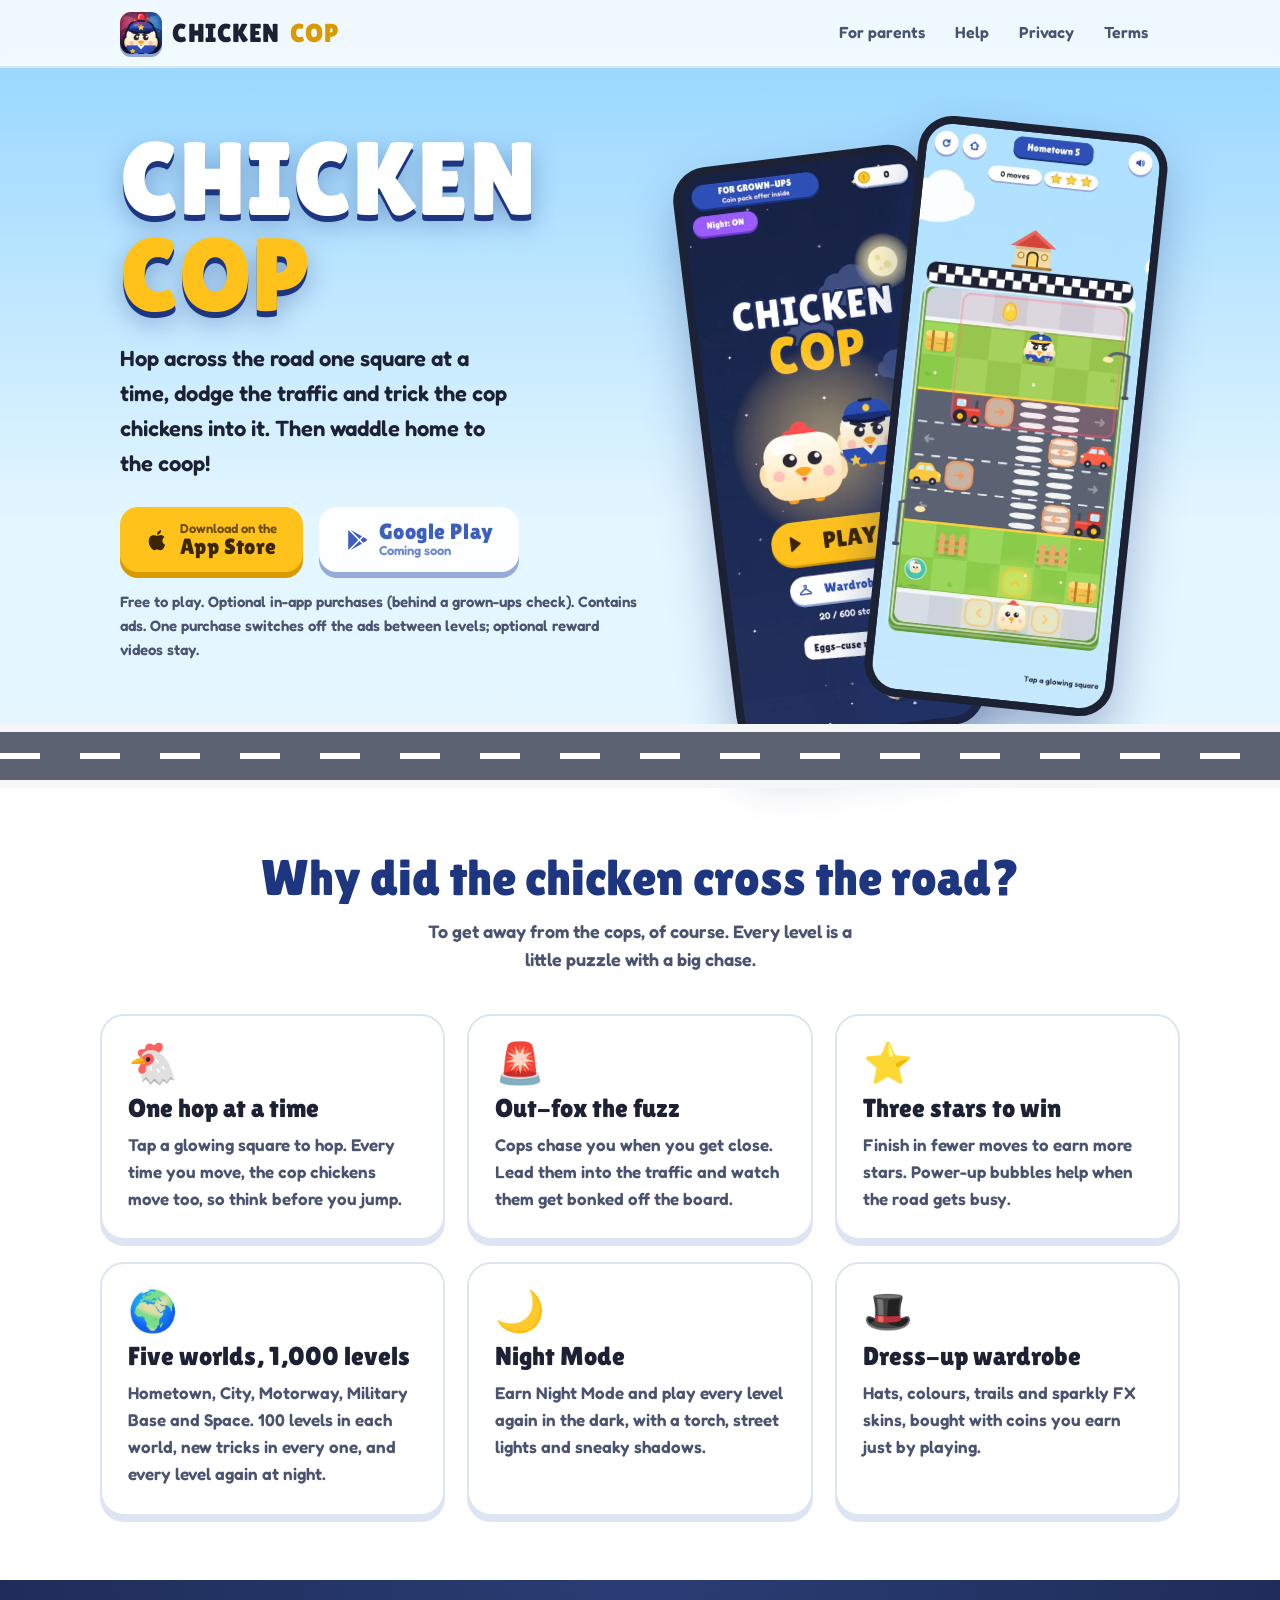
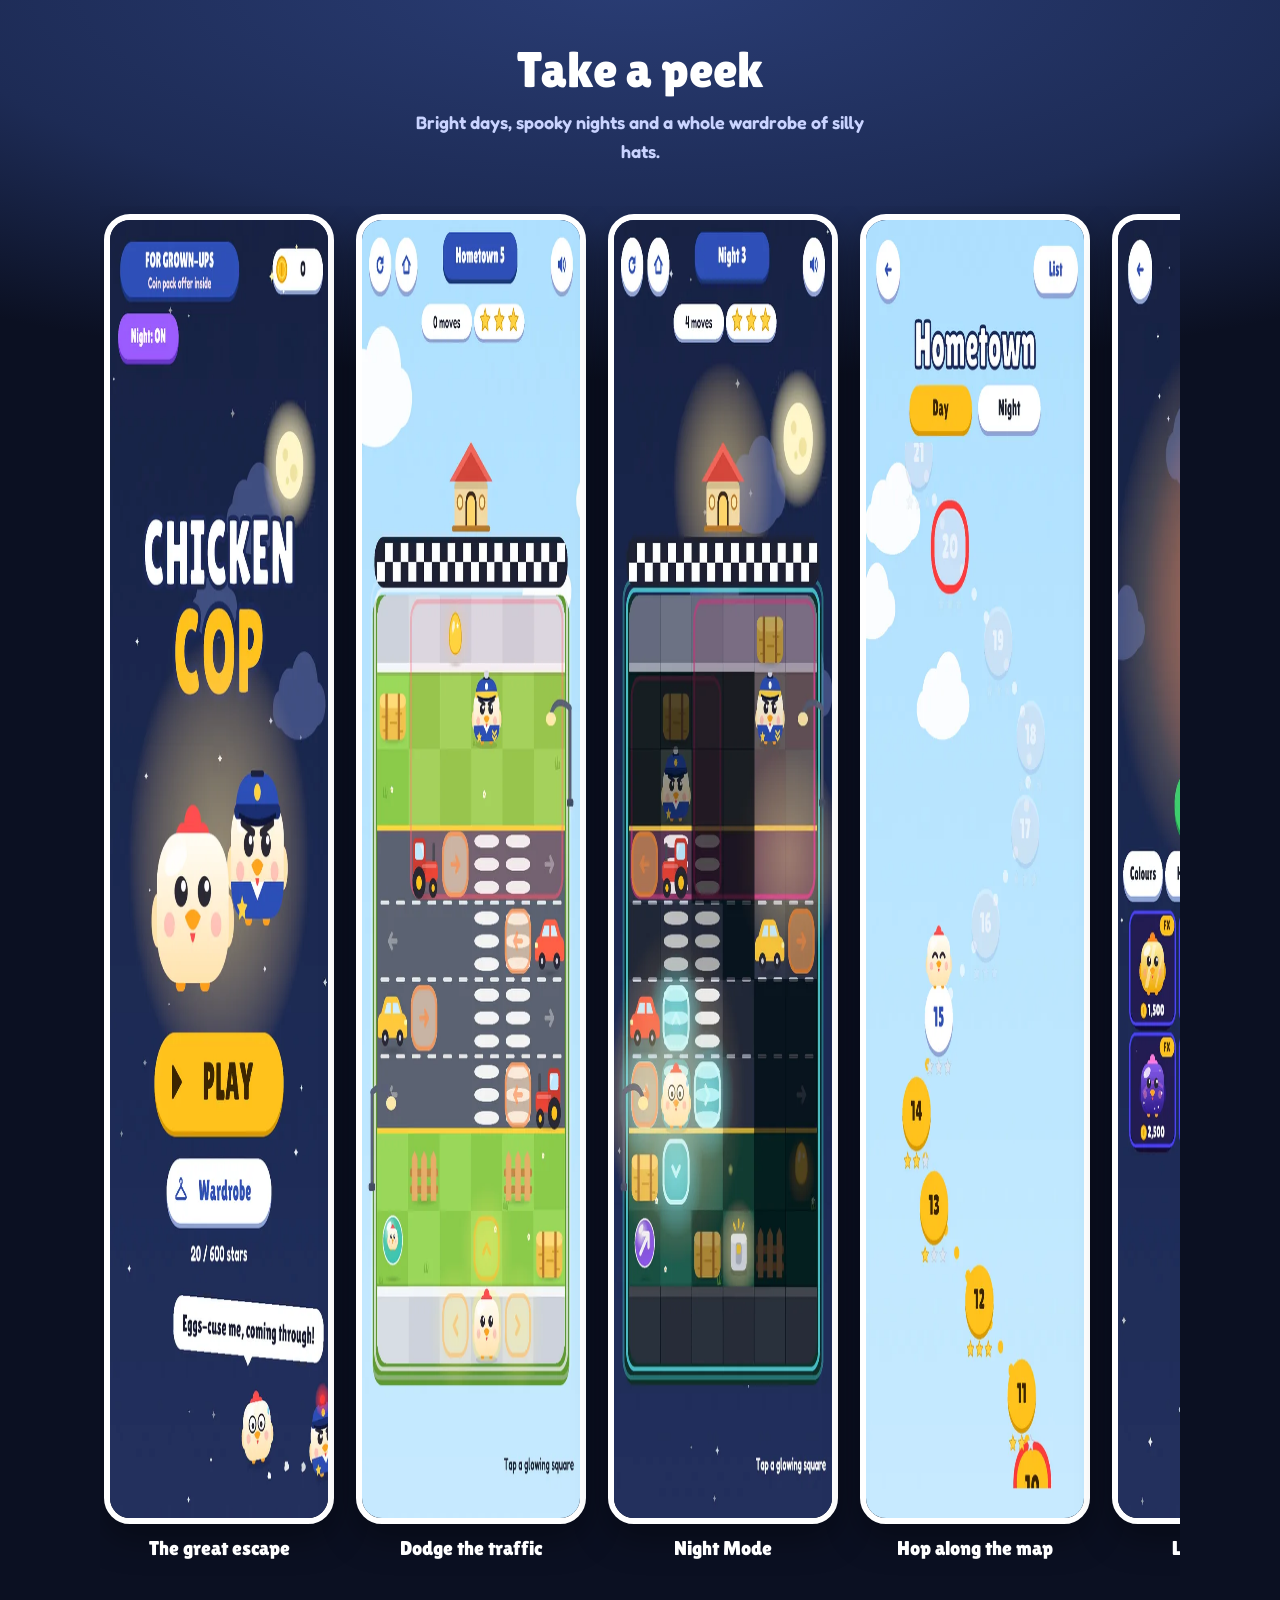
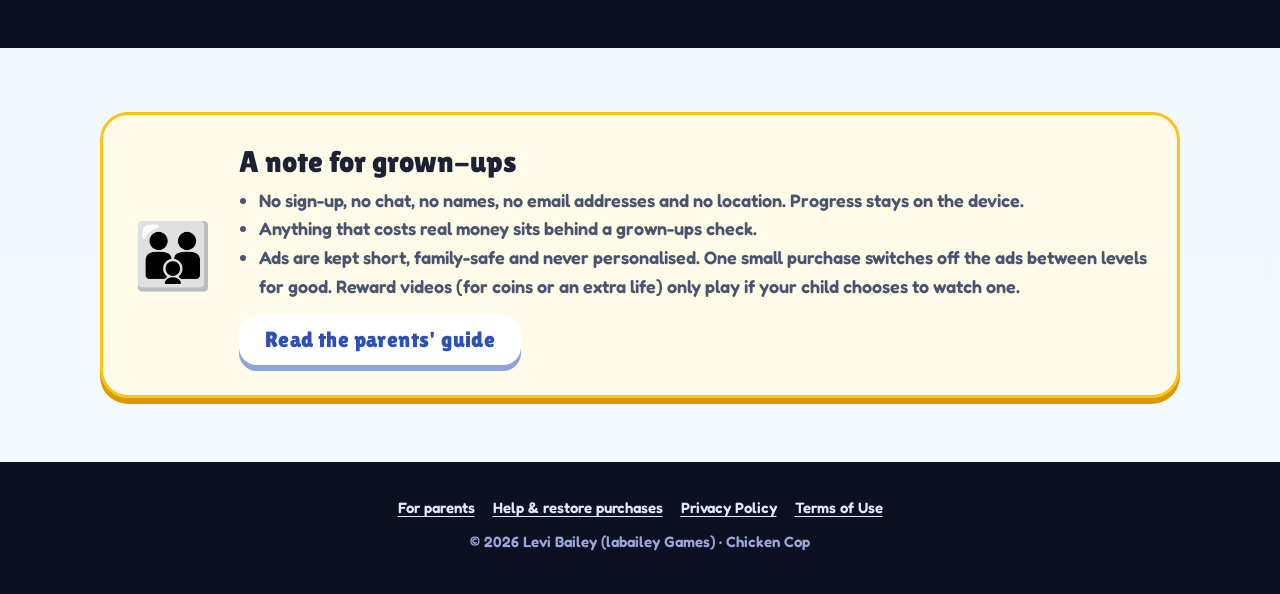
<file: index.html>
<!doctype html>
<html lang="en">
<head>
  <meta charset="utf-8">
  <meta name="viewport" content="width=device-width, initial-scale=1, viewport-fit=cover">
  <title>Chicken Cop – Cross the road. Outsmart the cops.</title>
  <meta name="description" content="Chicken Cop is a cheeky puzzle game for the whole family. Hop across busy roads one square at a time, trick the cop chickens into traffic and get home to the coop. Five worlds and 1,000 levels, from Hometown to Space, with every level playable again in Night Mode.">
  <meta name="theme-color" content="#2d4fb8">
  <link rel="icon" href="img/favicon.png">
  <link rel="apple-touch-icon" href="img/apple-touch-icon.png">
  <meta property="og:type" content="website">
  <meta property="og:title" content="Chicken Cop">
  <meta property="og:description" content="Cross the road. Outsmart the cops. Five worlds, 1,000 levels, one cheeky puzzle game for the whole family.">
  <meta property="og:image" content="img/og.jpg">
  <meta name="twitter:card" content="summary_large_image">
  <link rel="stylesheet" href="site.css">
</head>
<body>
  <header class="top">
    <div class="top-inner">
      <a class="brand" href="./"><img src="img/icon-512.png" alt="">CHICKEN <b>COP</b></a>
      <nav>
        <a href="parents">For parents</a>
        <a href="support">Help</a>
        <a href="privacy">Privacy</a>
        <a href="terms">Terms</a>
      </nav>
    </div>
  </header>

  <section class="hero">
    <div>
      <h1>CHICKEN<span>COP</span></h1>
      <p class="lead">Hop across the road one square at a time, dodge the traffic and trick the cop chickens into it. Then waddle home to the coop!</p>
      <div class="stores">
        <!-- When the game is live, swap these for the official store badges and the real store links. -->
        <a class="btn btn-sun" href="https://apps.apple.com/gb/app/chicken-cop-road-cross-puzzle/id6834883496" rel="noopener">
          <svg viewBox="0 0 24 24" aria-hidden="true"><path fill="currentColor" d="M16.4 12.6c0-2.4 2-3.6 2.1-3.7-1.2-1.7-3-1.9-3.6-2-1.5-.2-3 .9-3.8.9-.8 0-2-.9-3.3-.9-1.7 0-3.3 1-4.2 2.5-1.8 3.1-.5 7.7 1.3 10.2.9 1.2 1.9 2.6 3.2 2.6 1.3-.1 1.8-.8 3.3-.8s2 .8 3.3.8c1.4 0 2.3-1.3 3.1-2.5 1-1.4 1.4-2.8 1.4-2.9-.1 0-2.8-1-2.8-4.2zM14 5.3c.7-.8 1.2-2 1-3.1-1 0-2.2.7-2.9 1.5-.6.7-1.2 1.9-1 3 1.1.1 2.2-.6 2.9-1.4z"/></svg>
          <span><small>Download on the</small>App Store</span>
        </a>
        <a class="btn btn-white soon" href="#" aria-disabled="true">
          <svg viewBox="0 0 24 24" aria-hidden="true"><path fill="currentColor" d="M3.6 2.2c-.3.3-.4.7-.4 1.2v17.2c0 .5.1.9.4 1.2l9.7-9.8-9.7-9.8zm10.8 10.9 2.6 2.6-11.3 6.4 8.7-9zm0-2.2L5.7 1.9 17 8.3l-2.6 2.6zm3.9-1.8 3 1.7c.9.5.9 1.8 0 2.3l-3 1.7-2.8-2.8 2.8-2.9z"/></svg>
          <span>Google Play<small>Coming soon</small></span>
        </a>
      </div>
      <p class="fine">Free to play. Optional in-app purchases (behind a grown-ups check). Contains ads. One purchase switches off the ads between levels; optional reward videos stay.</p>
    </div>
    <div class="phones" aria-hidden="true">
      <div class="siren"></div>
      <div class="phone a"><img src="img/shot-home.webp" alt="" width="540" height="1310"></div>
      <div class="phone b"><img src="img/shot-day.webp" alt="" width="540" height="1310"></div>
    </div>
  </section>

  <div class="road" aria-hidden="true">
    <div class="hop"><img src="img/favicon.png" alt=""></div>
  </div>

  <section class="band white">
    <div class="wrap">
      <h2 class="big">Why did the chicken cross the road?</h2>
      <p class="sub">To get away from the cops, of course. Every level is a little puzzle with a big chase.</p>
      <div class="features">
        <div class="feature"><div class="emoji">🐔</div><h3>One hop at a time</h3><p>Tap a glowing square to hop. Every time you move, the cop chickens move too, so think before you jump.</p></div>
        <div class="feature"><div class="emoji">🚨</div><h3>Out-fox the fuzz</h3><p>Cops chase you when you get close. Lead them into the traffic and watch them get bonked off the board.</p></div>
        <div class="feature"><div class="emoji">⭐</div><h3>Three stars to win</h3><p>Finish in fewer moves to earn more stars. Power-up bubbles help when the road gets busy.</p></div>
        <div class="feature"><div class="emoji">🌍</div><h3>Five worlds, 1,000 levels</h3><p>Hometown, City, Motorway, Military Base and Space. 100 levels in each world, new tricks in every one, and every level again at night.</p></div>
        <div class="feature"><div class="emoji">🌙</div><h3>Night Mode</h3><p>Earn Night Mode and play every level again in the dark, with a torch, street lights and sneaky shadows.</p></div>
        <div class="feature"><div class="emoji">🎩</div><h3>Dress-up wardrobe</h3><p>Hats, colours, trails and sparkly FX skins, bought with coins you earn just by playing.</p></div>
      </div>
    </div>
  </section>

  <section class="band night">
    <div class="wrap">
      <h2 class="big">Take a peek</h2>
      <p class="sub">Bright days, spooky nights and a whole wardrobe of silly hats.</p>
      <div class="shots">
        <figure><img src="img/shot-home.webp" alt="Chicken Cop home screen" loading="lazy" width="540" height="1310"><figcaption>The great escape</figcaption></figure>
        <figure><img src="img/shot-day.webp" alt="A daytime level with cars and a cop chicken" loading="lazy" width="540" height="1310"><figcaption>Dodge the traffic</figcaption></figure>
        <figure><img src="img/shot-night.webp" alt="A night level lit by a torch" loading="lazy" width="540" height="1310"><figcaption>Night Mode</figcaption></figure>
        <figure><img src="img/shot-map.webp" alt="The level map" loading="lazy" width="540" height="1310"><figcaption>Hop along the map</figcaption></figure>
        <figure><img src="img/shot-wardrobe.webp" alt="The wardrobe with FX skins" loading="lazy" width="540" height="1310"><figcaption>Look the part</figcaption></figure>
      </div>
    </div>
  </section>

  <section class="band">
    <div class="wrap">
      <div class="parents-box">
        <div class="emoji">👪</div>
        <div>
          <h3>A note for grown-ups</h3>
          <ul>
            <li>No sign-up, no chat, no names, no email addresses and no location. Progress stays on the device.</li>
            <li>Anything that costs real money sits behind a grown-ups check.</li>
            <li>Ads are kept short, family-safe and never personalised. One small purchase switches off the ads between levels for good. Reward videos (for coins or an extra life) only play if your child chooses to watch one.</li>
          </ul>
          <a class="btn btn-white" href="parents">Read the parents' guide</a>
        </div>
      </div>
    </div>
  </section>

  <footer>
    <div class="links"><a href="parents">For parents</a><a href="support">Help &amp; restore purchases</a><a href="privacy">Privacy Policy</a><a href="terms">Terms of Use</a></div>
    © 2026 Levi Bailey (labailey Games) · Chicken Cop
  </footer>
</body>
</html>
</file>
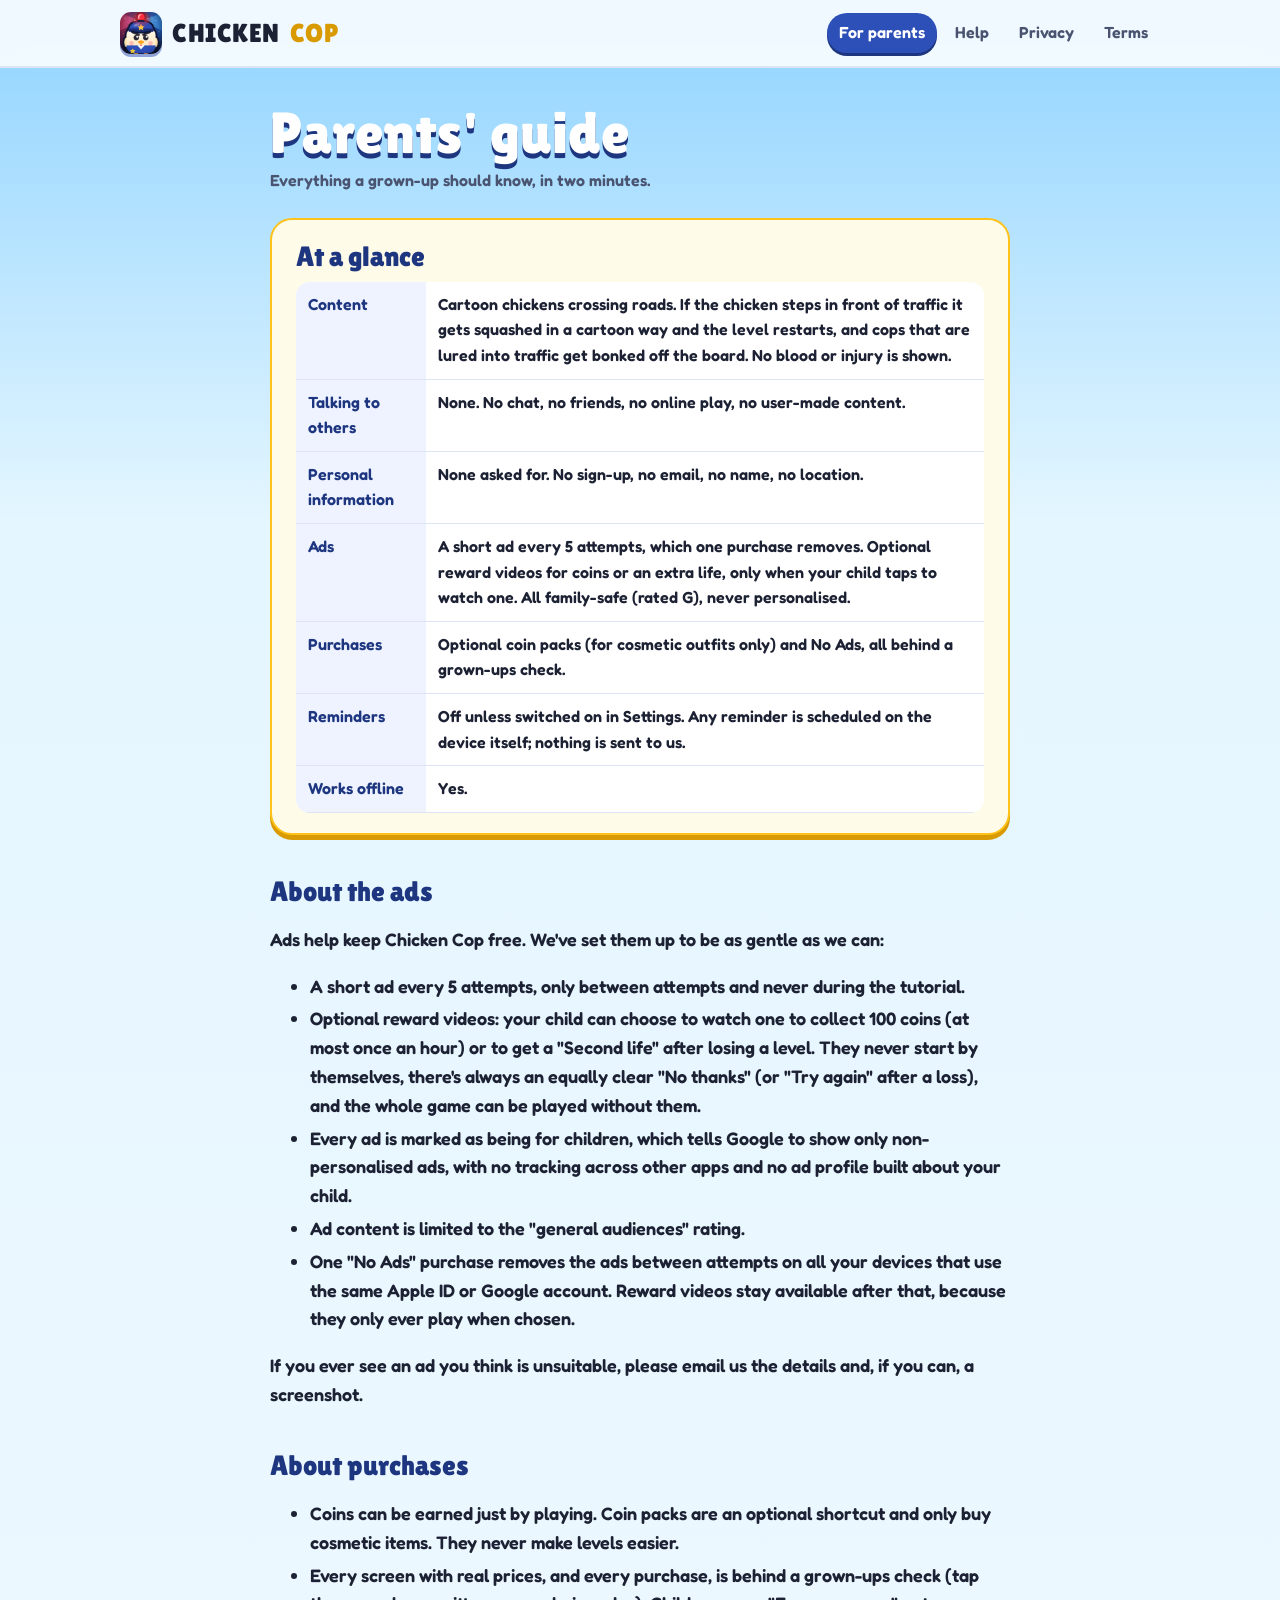
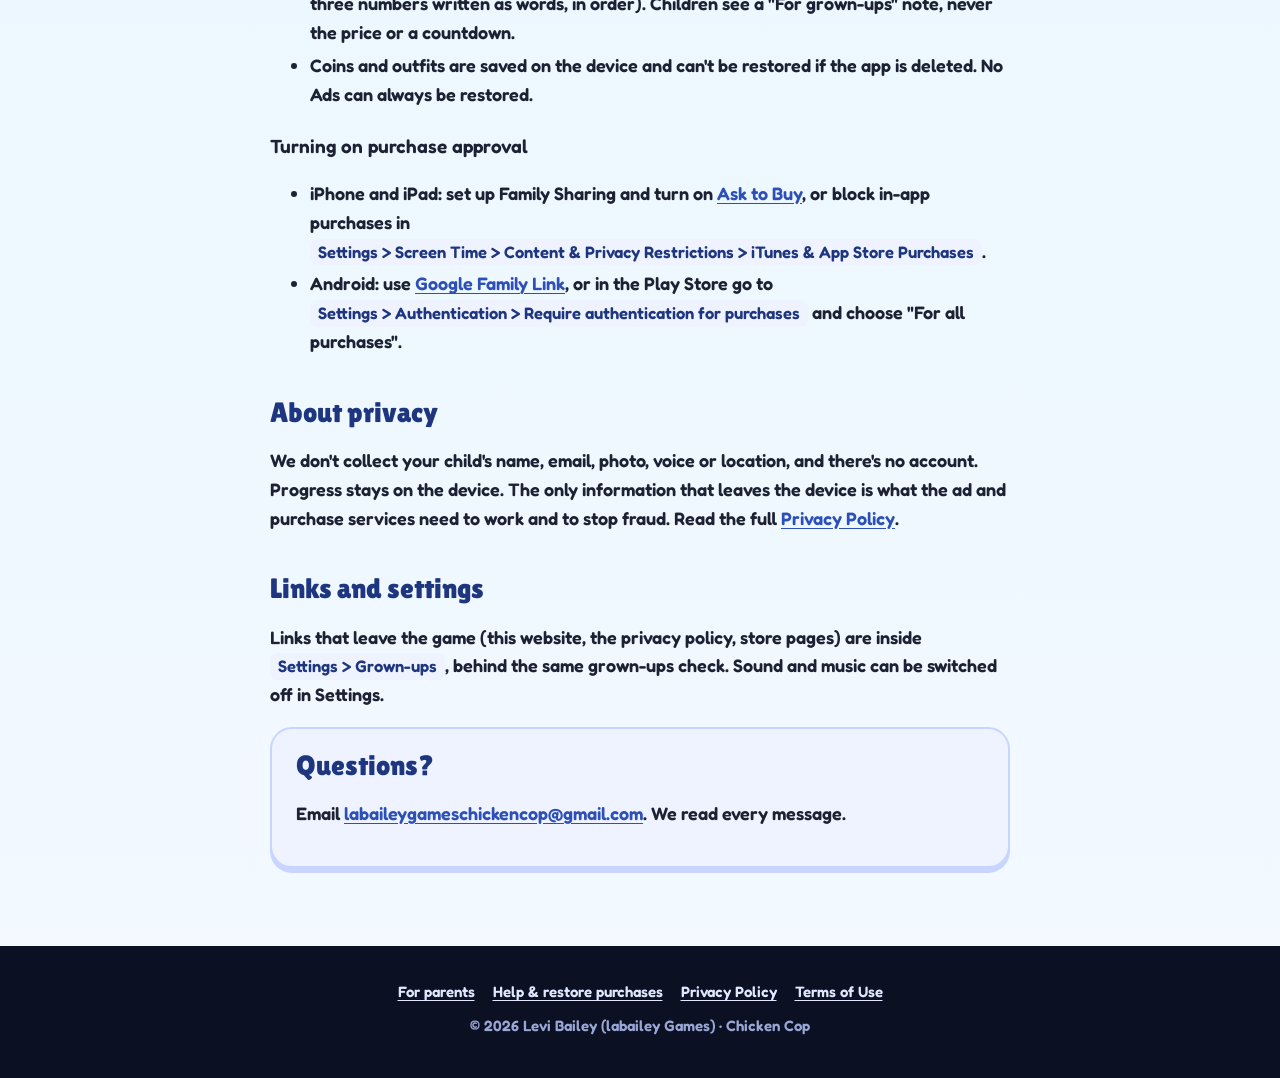
<file: parents.html>
<!doctype html>
<html lang="en">
<head>
  <meta charset="utf-8">
  <meta name="viewport" content="width=device-width, initial-scale=1, viewport-fit=cover">
  <title>Parents' Guide – Chicken Cop</title>
  <meta name="description" content="What parents need to know about Chicken Cop: content, ads, purchases, privacy and parental controls.">
  <meta name="theme-color" content="#2d4fb8">
  <link rel="icon" href="img/favicon.png">
  <link rel="stylesheet" href="site.css">
</head>
<body>
  <header class="top">
    <div class="top-inner">
      <a class="brand" href="./"><img src="img/icon-512.png" alt="">CHICKEN <b>COP</b></a>
      <nav>
        <a href="parents" aria-current="page">For parents</a>
        <a href="support">Help</a>
        <a href="privacy">Privacy</a>
        <a href="terms">Terms</a>
      </nav>
    </div>
  </header>

  <main class="doc">
    <h1>Parents' guide</h1>
    <p class="updated">Everything a grown-up should know, in two minutes.</p>

    <section class="card sun">
      <h2>At a glance</h2>
      <div class="table-wrap">
        <table>
          <tbody>
            <tr><th>Content</th><td>Cartoon chickens crossing roads. If the chicken steps in front of traffic it gets squashed in a cartoon way and the level restarts, and cops that are lured into traffic get bonked off the board. No blood or injury is shown.</td></tr>
            <tr><th>Talking to others</th><td>None. No chat, no friends, no online play, no user-made content.</td></tr>
            <tr><th>Personal information</th><td>None asked for. No sign-up, no email, no name, no location.</td></tr>
            <tr><th>Ads</th><td>A short ad every 5 attempts, which one purchase removes. Optional reward videos for coins or an extra life, only when your child taps to watch one. All family-safe (rated G), never personalised.</td></tr>
            <tr><th>Purchases</th><td>Optional coin packs (for cosmetic outfits only) and No Ads, all behind a grown-ups check.</td></tr>
            <tr><th>Reminders</th><td>Off unless switched on in Settings. Any reminder is scheduled on the device itself; nothing is sent to us.</td></tr>
            <tr><th>Works offline</th><td>Yes.</td></tr>
          </tbody>
        </table>
      </div>
    </section>

    <h2 id="ads">About the ads</h2>
    <p>Ads help keep Chicken Cop free. We've set them up to be as gentle as we can:</p>
    <ul>
      <li>A short ad every 5 attempts, only between attempts and never during the tutorial.</li>
      <li>Optional reward videos: your child can choose to watch one to collect 100 coins (at most once an hour) or to get a "Second life" after losing a level. They never start by themselves, there's always an equally clear "No thanks" (or "Try again" after a loss), and the whole game can be played without them.</li>
      <li>Every ad is marked as being for children, which tells Google to show only non-personalised ads, with no tracking across other apps and no ad profile built about your child.</li>
      <li>Ad content is limited to the "general audiences" rating.</li>
      <li>One "No Ads" purchase removes the ads between attempts on all your devices that use the same Apple ID or Google account. Reward videos stay available after that, because they only ever play when chosen.</li>
    </ul>
    <p>If you ever see an ad you think is unsuitable, please email us the details and, if you can, a screenshot.</p>

    <h2 id="purchases">About purchases</h2>
    <ul>
      <li>Coins can be earned just by playing. Coin packs are an optional shortcut and only buy cosmetic items. They never make levels easier.</li>
      <li>Every screen with real prices, and every purchase, is behind a grown-ups check (tap three numbers written as words, in order). Children see a "For grown-ups" note, never the price or a countdown.</li>
      <li>Coins and outfits are saved on the device and can't be restored if the app is deleted. No Ads can always be restored.</li>
    </ul>
    <h3>Turning on purchase approval</h3>
    <ul>
      <li><strong>iPhone and iPad:</strong> set up Family Sharing and turn on <a href="https://support.apple.com/en-us/105055" rel="noopener">Ask to Buy</a>, or block in-app purchases in <span class="path">Settings &gt; Screen Time &gt; Content &amp; Privacy Restrictions &gt; iTunes &amp; App Store Purchases</span>.</li>
      <li><strong>Android:</strong> use <a href="https://families.google/familylink/" rel="noopener">Google Family Link</a>, or in the Play Store go to <span class="path">Settings &gt; Authentication &gt; Require authentication for purchases</span> and choose "For all purchases".</li>
    </ul>

    <h2 id="privacy">About privacy</h2>
    <p>We don't collect your child's name, email, photo, voice or location, and there's no account. Progress stays on the device. The only information that leaves the device is what the ad and purchase services need to work and to stop fraud. Read the full <a href="privacy">Privacy Policy</a>.</p>

    <h2 id="links">Links and settings</h2>
    <p>Links that leave the game (this website, the privacy policy, store pages) are inside <span class="path">Settings &gt; Grown-ups</span>, behind the same grown-ups check. Sound and music can be switched off in Settings.</p>

    <section class="card blue">
      <h2>Questions?</h2>
      <p>Email <a href="mailto:labaileygameschickencop@gmail.com?subject=Chicken%20Cop%20parent%20question">labaileygameschickencop@gmail.com</a>. We read every message.</p>
    </section>
  </main>

  <footer>
    <div class="links"><a href="parents">For parents</a><a href="support">Help &amp; restore purchases</a><a href="privacy">Privacy Policy</a><a href="terms">Terms of Use</a></div>
    © 2026 Levi Bailey (labailey Games) · Chicken Cop
  </footer>
</body>
</html>
</file>
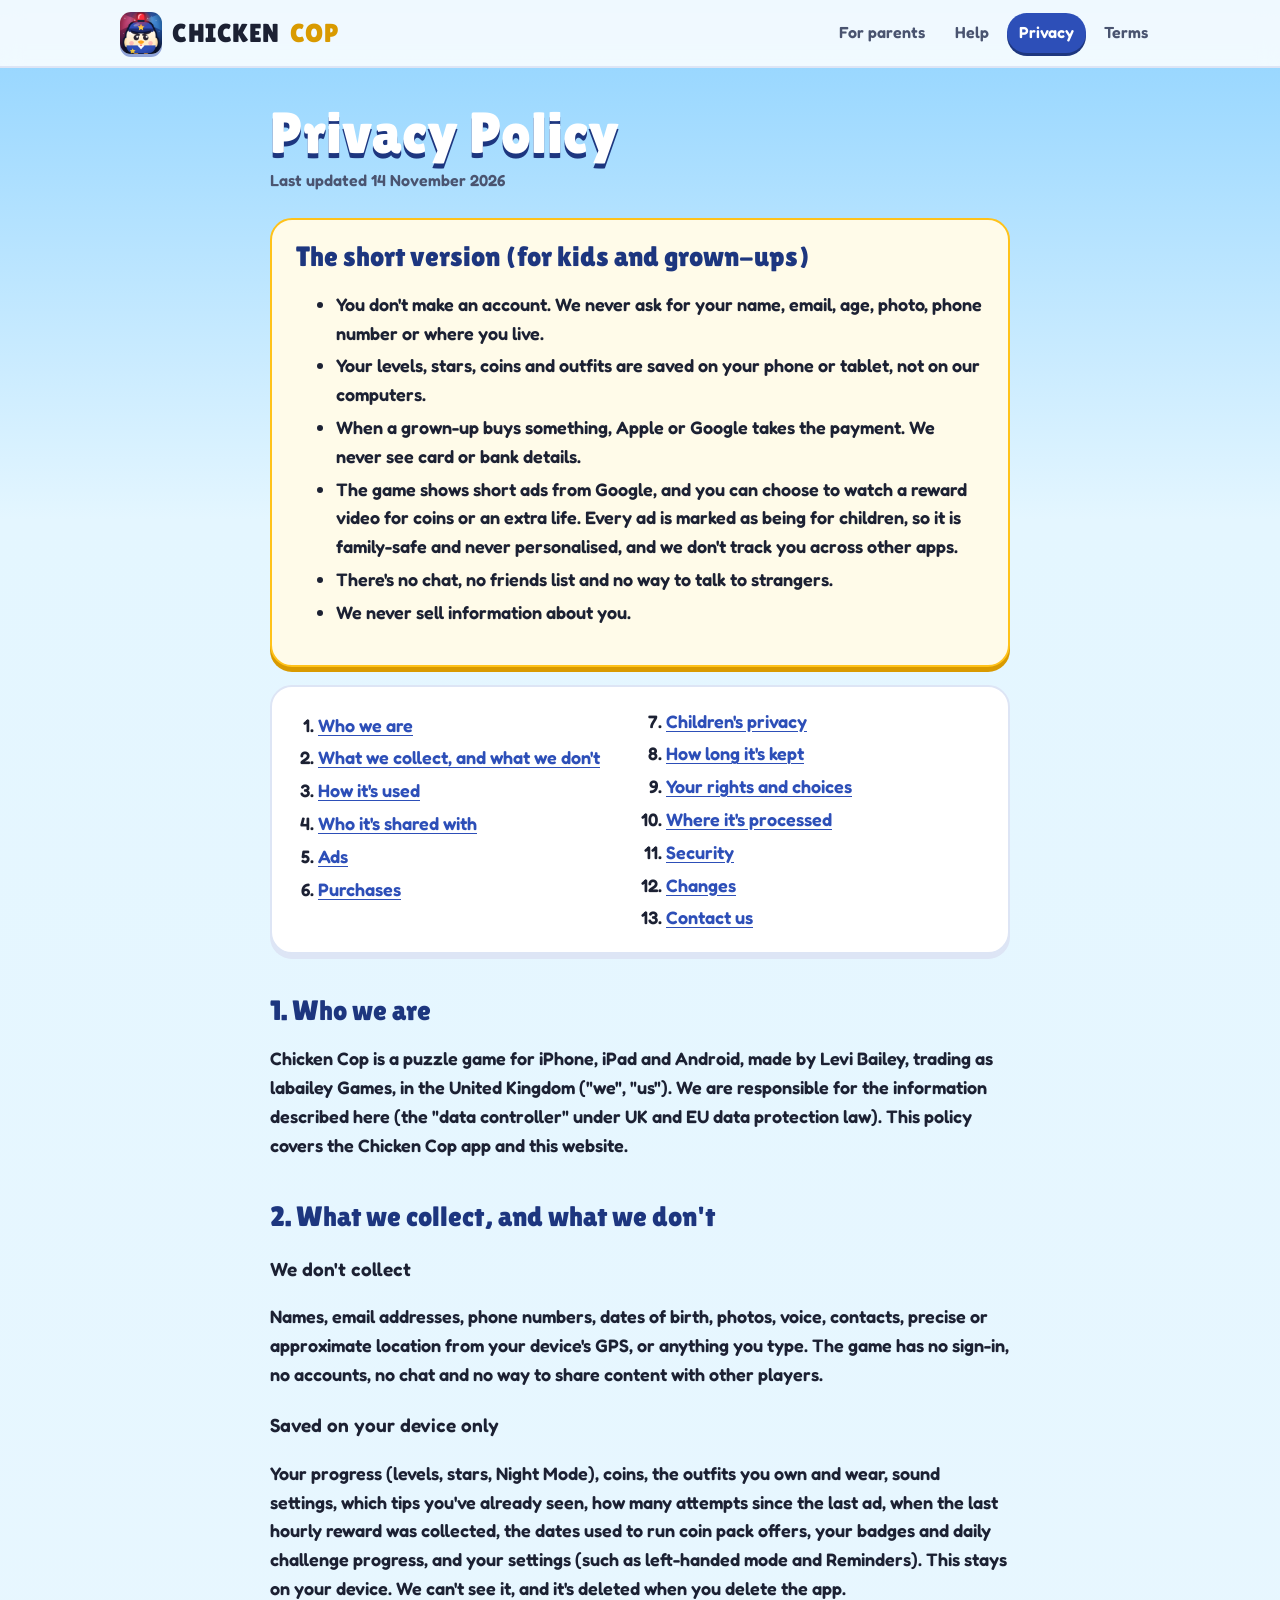
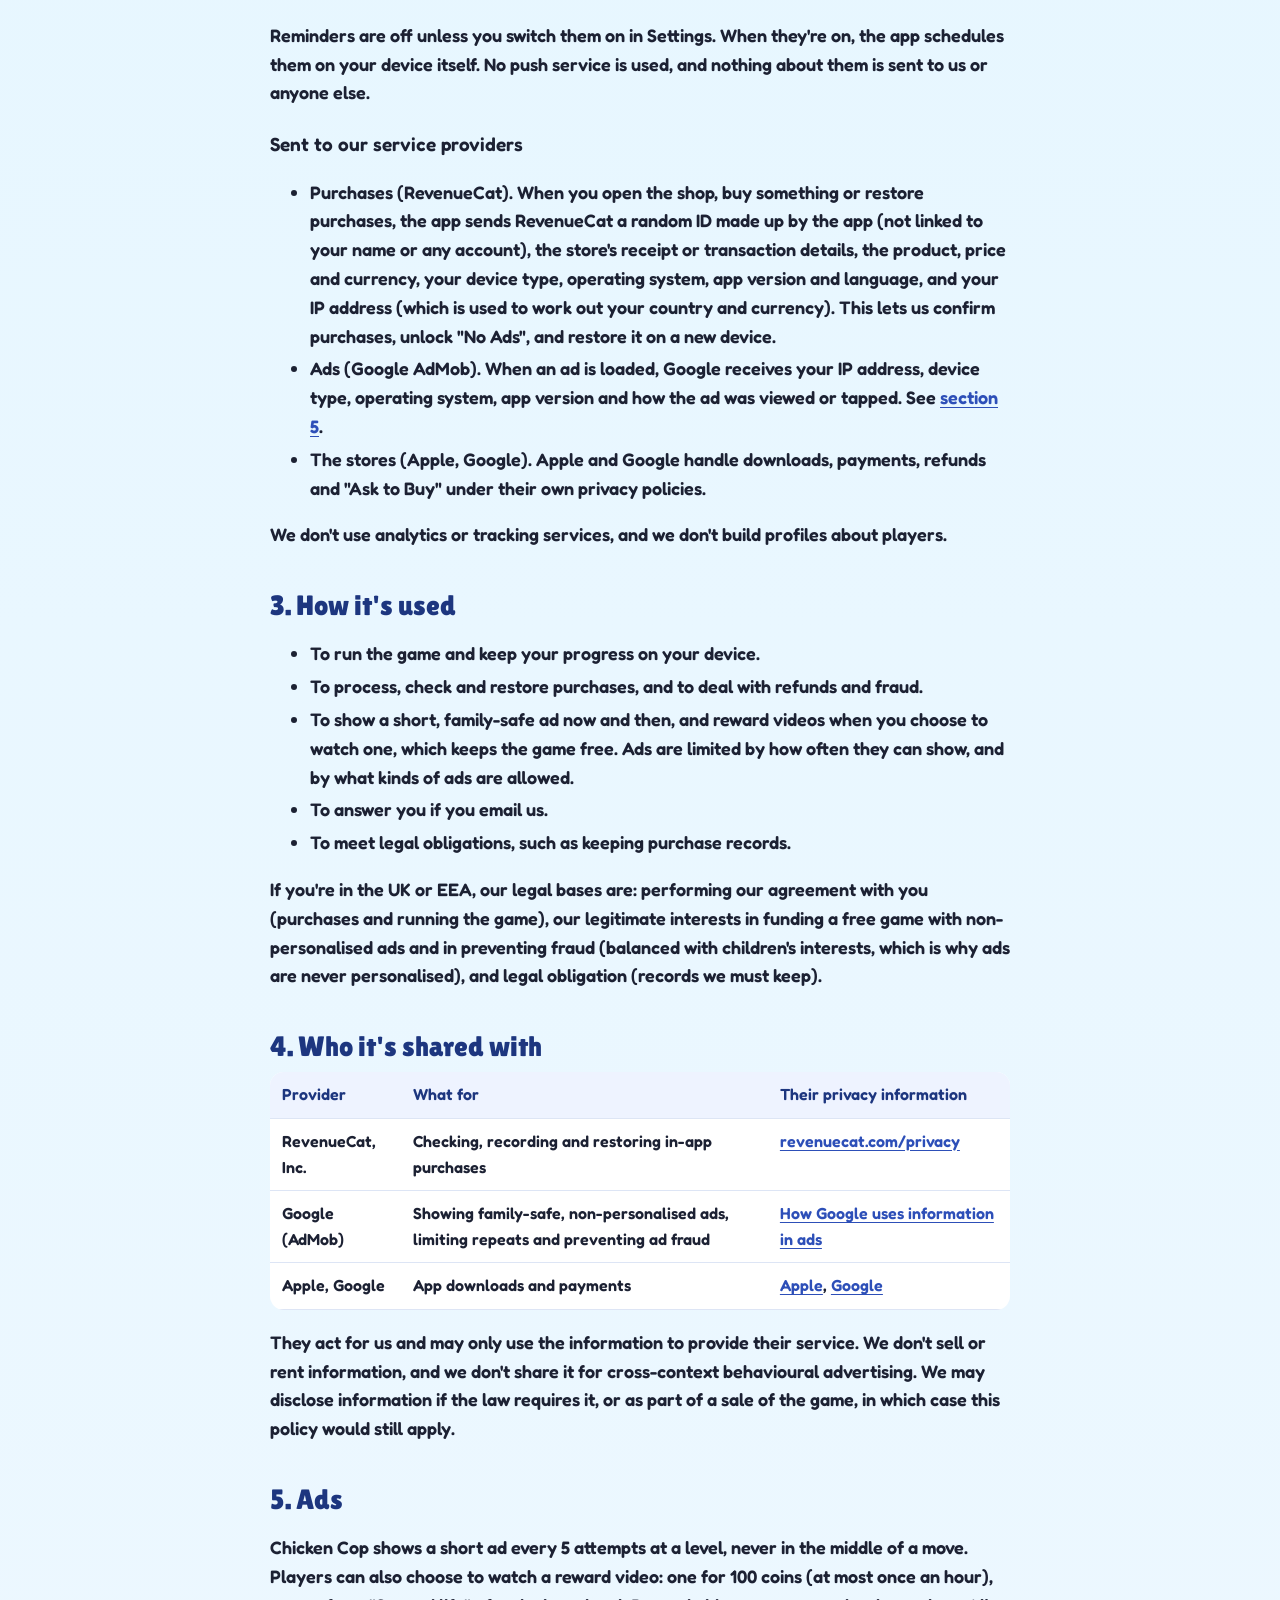
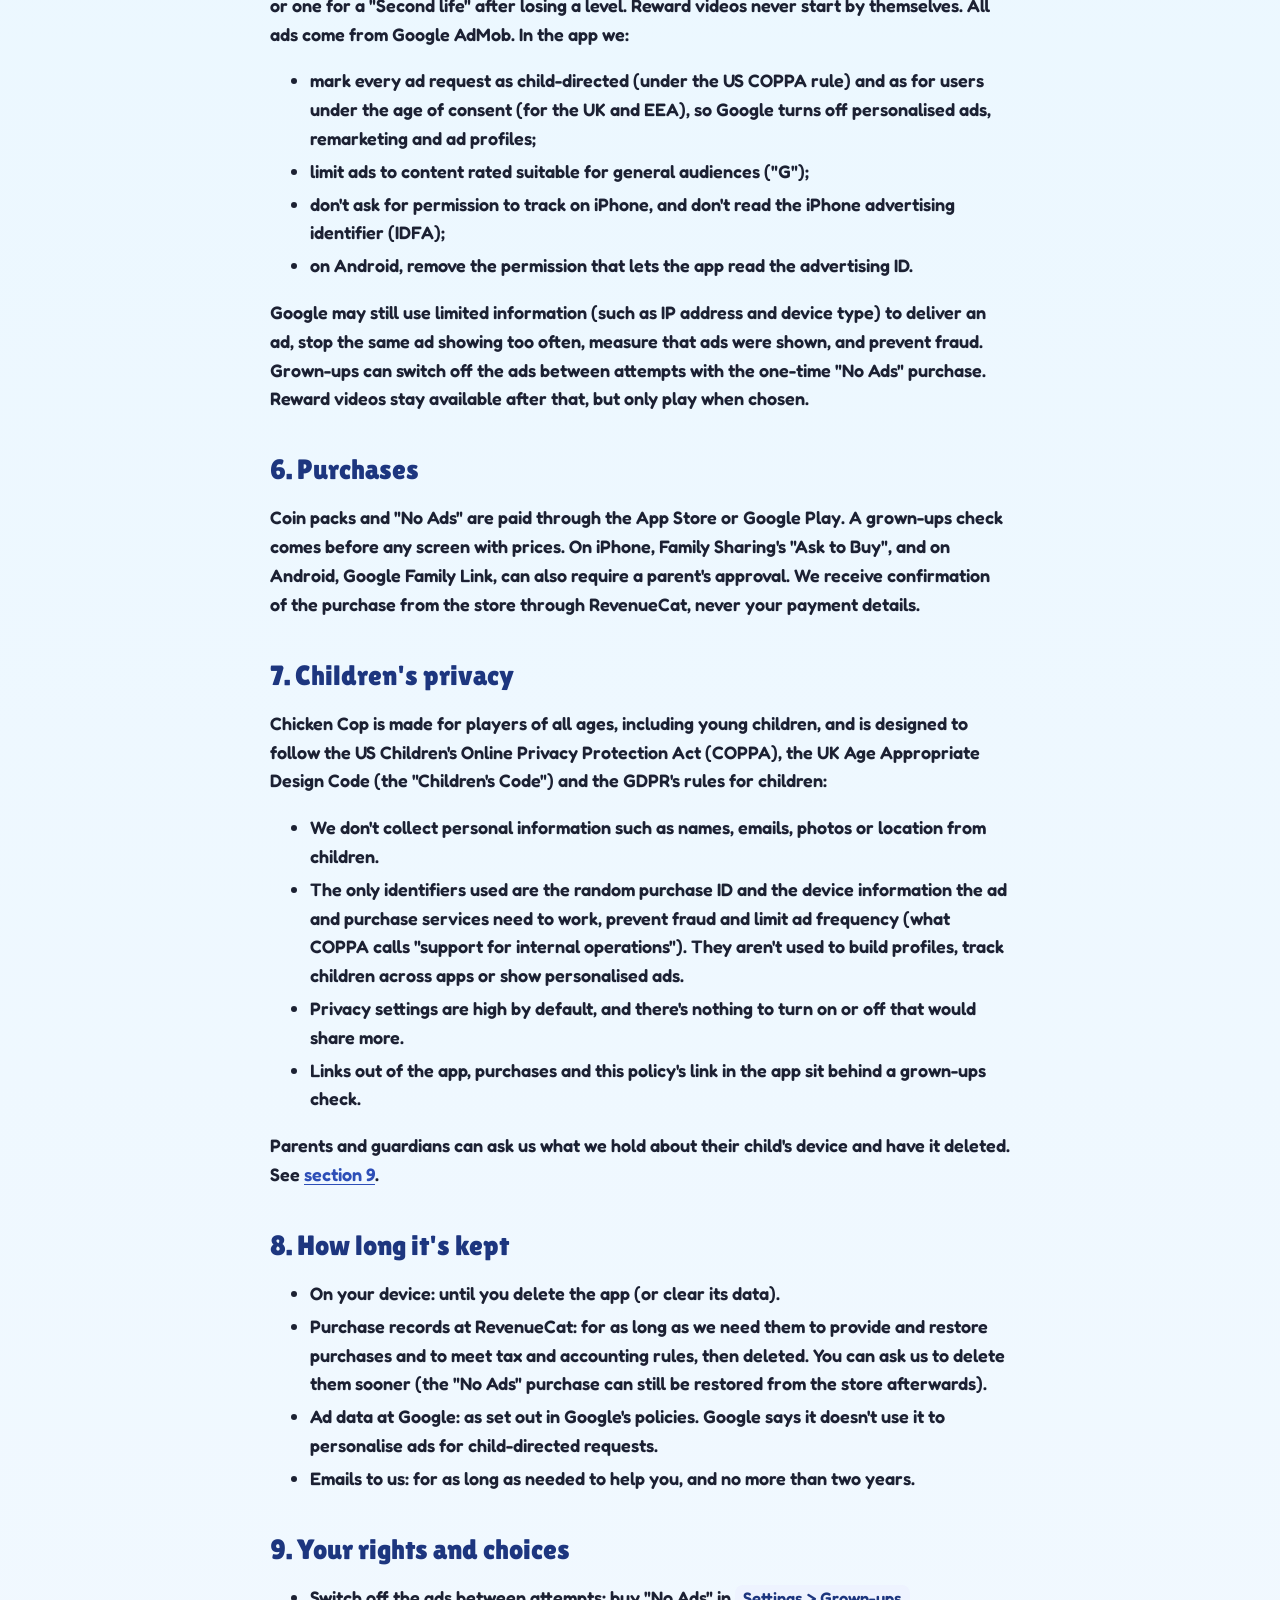
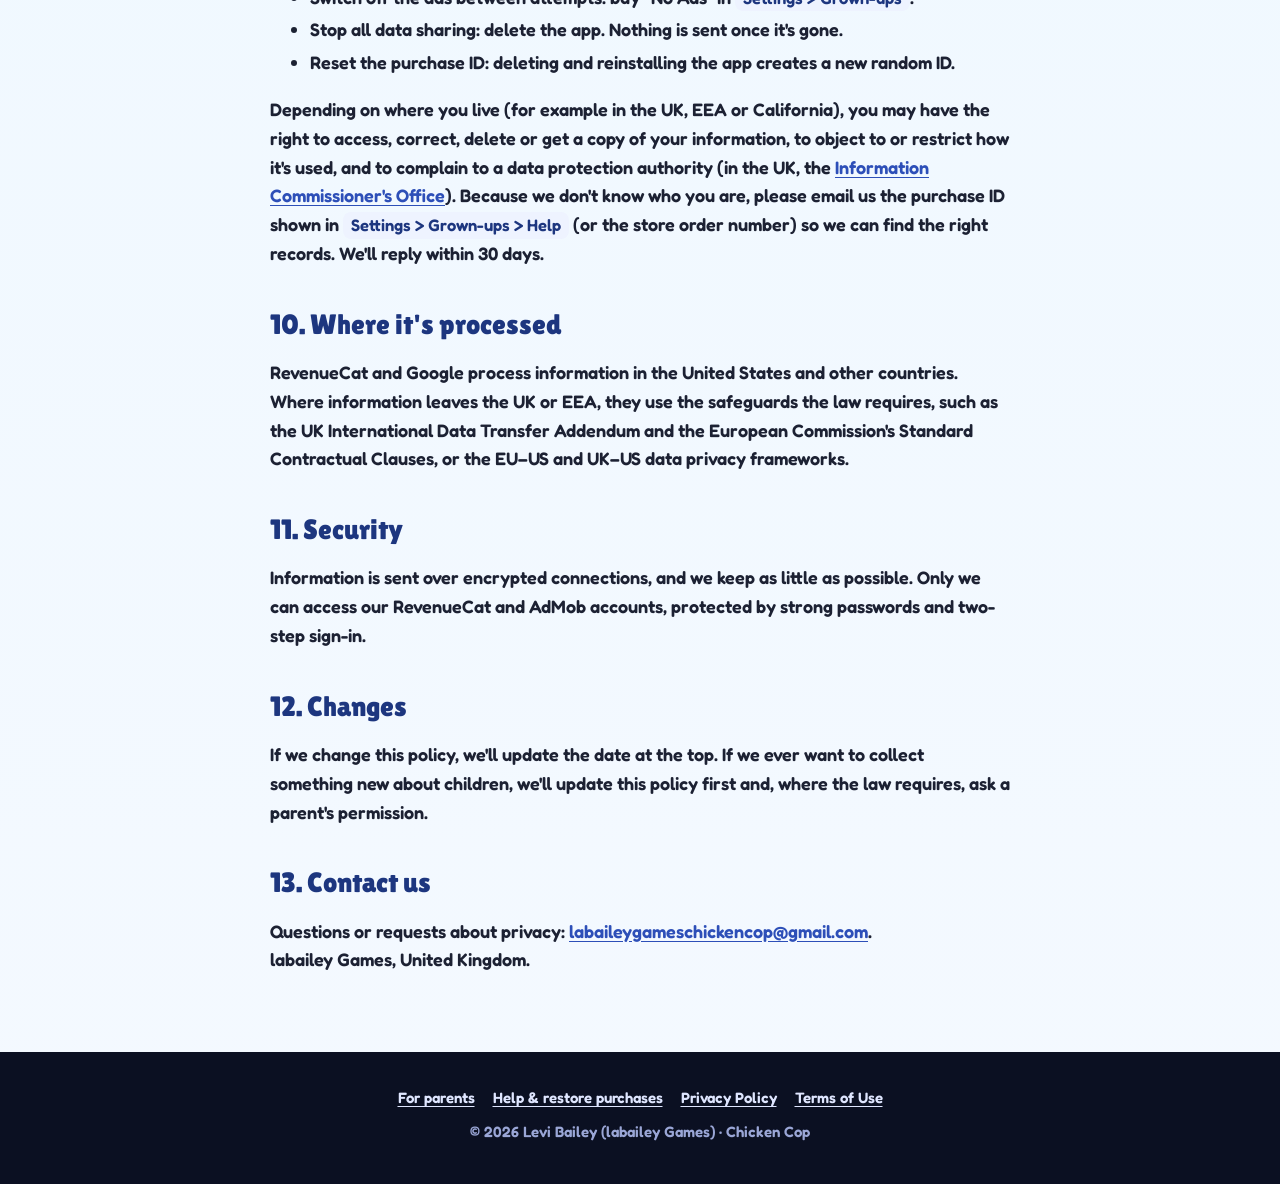
<file: privacy.html>
<!doctype html>
<html lang="en">
<head>
  <meta charset="utf-8">
  <meta name="viewport" content="width=device-width, initial-scale=1, viewport-fit=cover">
  <title>Privacy Policy – Chicken Cop</title>
  <meta name="description" content="How the Chicken Cop game handles information. No accounts, no names, no emails, no location, and family-safe ads that are never personalised.">
  <meta name="theme-color" content="#2d4fb8">
  <link rel="icon" href="img/favicon.png">
  <link rel="stylesheet" href="site.css">
</head>
<body>
  <header class="top">
    <div class="top-inner">
      <a class="brand" href="./"><img src="img/icon-512.png" alt="">CHICKEN <b>COP</b></a>
      <nav>
        <a href="parents">For parents</a>
        <a href="support">Help</a>
        <a href="privacy" aria-current="page">Privacy</a>
        <a href="terms">Terms</a>
      </nav>
    </div>
  </header>

  <main class="doc">
    <h1>Privacy Policy</h1>
    <p class="updated">Last updated 14 November 2026</p>

    <section class="card sun">
      <h2>The short version (for kids and grown-ups)</h2>
      <ul>
        <li>You don't make an account. We never ask for your name, email, age, photo, phone number or where you live.</li>
        <li>Your levels, stars, coins and outfits are saved on your phone or tablet, not on our computers.</li>
        <li>When a grown-up buys something, Apple or Google takes the payment. We never see card or bank details.</li>
        <li>The game shows short ads from Google, and you can choose to watch a reward video for coins or an extra life. Every ad is marked as being for children, so it is family-safe and <strong>never personalised</strong>, and we don't track you across other apps.</li>
        <li>There's no chat, no friends list and no way to talk to strangers.</li>
        <li>We never sell information about you.</li>
      </ul>
    </section>

    <section class="card toc" aria-label="Contents">
      <ol>
        <li><a href="#who">Who we are</a></li>
        <li><a href="#collect">What we collect, and what we don't</a></li>
        <li><a href="#use">How it's used</a></li>
        <li><a href="#share">Who it's shared with</a></li>
        <li><a href="#ads">Ads</a></li>
        <li><a href="#purchases">Purchases</a></li>
        <li><a href="#children">Children's privacy</a></li>
        <li><a href="#keep">How long it's kept</a></li>
        <li><a href="#rights">Your rights and choices</a></li>
        <li><a href="#where">Where it's processed</a></li>
        <li><a href="#security">Security</a></li>
        <li><a href="#changes">Changes</a></li>
        <li><a href="#contact">Contact us</a></li>
      </ol>
    </section>

    <h2 id="who">1. Who we are</h2>
    <p>Chicken Cop is a puzzle game for iPhone, iPad and Android, made by Levi Bailey, trading as labailey Games, in the United Kingdom ("we", "us"). We are responsible for the information described here (the "data controller" under UK and EU data protection law). This policy covers the Chicken Cop app and this website.</p>

    <h2 id="collect">2. What we collect, and what we don't</h2>
    <h3>We don't collect</h3>
    <p>Names, email addresses, phone numbers, dates of birth, photos, voice, contacts, precise or approximate location from your device's GPS, or anything you type. The game has no sign-in, no accounts, no chat and no way to share content with other players.</p>
    <h3>Saved on your device only</h3>
    <p>Your progress (levels, stars, Night Mode), coins, the outfits you own and wear, sound settings, which tips you've already seen, how many attempts since the last ad, when the last hourly reward was collected, the dates used to run coin pack offers, your badges and daily challenge progress, and your settings (such as left-handed mode and Reminders). This stays on your device. We can't see it, and it's deleted when you delete the app.</p>
    <p>Reminders are off unless you switch them on in Settings. When they're on, the app schedules them on your device itself. No push service is used, and nothing about them is sent to us or anyone else.</p>
    <h3>Sent to our service providers</h3>
    <ul>
      <li><strong>Purchases (RevenueCat).</strong> When you open the shop, buy something or restore purchases, the app sends RevenueCat a random ID made up by the app (not linked to your name or any account), the store's receipt or transaction details, the product, price and currency, your device type, operating system, app version and language, and your IP address (which is used to work out your country and currency). This lets us confirm purchases, unlock "No Ads", and restore it on a new device.</li>
      <li><strong>Ads (Google AdMob).</strong> When an ad is loaded, Google receives your IP address, device type, operating system, app version and how the ad was viewed or tapped. See <a href="#ads">section 5</a>.</li>
      <li><strong>The stores (Apple, Google).</strong> Apple and Google handle downloads, payments, refunds and "Ask to Buy" under their own privacy policies.</li>
    </ul>
    <p>We don't use analytics or tracking services, and we don't build profiles about players.</p>

    <h2 id="use">3. How it's used</h2>
    <ul>
      <li>To run the game and keep your progress on your device.</li>
      <li>To process, check and restore purchases, and to deal with refunds and fraud.</li>
      <li>To show a short, family-safe ad now and then, and reward videos when you choose to watch one, which keeps the game free. Ads are limited by how often they can show, and by what kinds of ads are allowed.</li>
      <li>To answer you if you email us.</li>
      <li>To meet legal obligations, such as keeping purchase records.</li>
    </ul>
    <p>If you're in the UK or EEA, our legal bases are: performing our agreement with you (purchases and running the game), our legitimate interests in funding a free game with non-personalised ads and in preventing fraud (balanced with children's interests, which is why ads are never personalised), and legal obligation (records we must keep).</p>

    <h2 id="share">4. Who it's shared with</h2>
    <div class="table-wrap">
      <table>
        <thead><tr><th>Provider</th><th>What for</th><th>Their privacy information</th></tr></thead>
        <tbody>
          <tr><td>RevenueCat, Inc.</td><td>Checking, recording and restoring in-app purchases</td><td><a href="https://www.revenuecat.com/privacy" rel="noopener">revenuecat.com/privacy</a></td></tr>
          <tr><td>Google (AdMob)</td><td>Showing family-safe, non-personalised ads, limiting repeats and preventing ad fraud</td><td><a href="https://policies.google.com/technologies/ads" rel="noopener">How Google uses information in ads</a></td></tr>
          <tr><td>Apple, Google</td><td>App downloads and payments</td><td><a href="https://www.apple.com/legal/privacy/" rel="noopener">Apple</a>, <a href="https://policies.google.com/privacy" rel="noopener">Google</a></td></tr>
        </tbody>
      </table>
    </div>
    <p>They act for us and may only use the information to provide their service. We don't sell or rent information, and we don't share it for cross-context behavioural advertising. We may disclose information if the law requires it, or as part of a sale of the game, in which case this policy would still apply.</p>

    <h2 id="ads">5. Ads</h2>
    <p>Chicken Cop shows a short ad every 5 attempts at a level, never in the middle of a move. Players can also choose to watch a reward video: one for 100 coins (at most once an hour), or one for a "Second life" after losing a level. Reward videos never start by themselves. All ads come from Google AdMob. In the app we:</p>
    <ul>
      <li>mark every ad request as <strong>child-directed</strong> (under the US COPPA rule) and as for <strong>users under the age of consent</strong> (for the UK and EEA), so Google turns off personalised ads, remarketing and ad profiles;</li>
      <li>limit ads to content rated suitable for general audiences ("G");</li>
      <li>don't ask for permission to track on iPhone, and don't read the iPhone advertising identifier (IDFA);</li>
      <li>on Android, remove the permission that lets the app read the advertising ID.</li>
    </ul>
    <p>Google may still use limited information (such as IP address and device type) to deliver an ad, stop the same ad showing too often, measure that ads were shown, and prevent fraud. Grown-ups can switch off the ads between attempts with the one-time "No Ads" purchase. Reward videos stay available after that, but only play when chosen.</p>

    <h2 id="purchases">6. Purchases</h2>
    <p>Coin packs and "No Ads" are paid through the App Store or Google Play. A grown-ups check comes before any screen with prices. On iPhone, Family Sharing's "Ask to Buy", and on Android, Google Family Link, can also require a parent's approval. We receive confirmation of the purchase from the store through RevenueCat, never your payment details.</p>

    <h2 id="children">7. Children's privacy</h2>
    <p>Chicken Cop is made for players of all ages, including young children, and is designed to follow the US Children's Online Privacy Protection Act (COPPA), the UK Age Appropriate Design Code (the "Children's Code") and the GDPR's rules for children:</p>
    <ul>
      <li>We don't collect personal information such as names, emails, photos or location from children.</li>
      <li>The only identifiers used are the random purchase ID and the device information the ad and purchase services need to work, prevent fraud and limit ad frequency (what COPPA calls "support for internal operations"). They aren't used to build profiles, track children across apps or show personalised ads.</li>
      <li>Privacy settings are high by default, and there's nothing to turn on or off that would share more.</li>
      <li>Links out of the app, purchases and this policy's link in the app sit behind a grown-ups check.</li>
    </ul>
    <p>Parents and guardians can ask us what we hold about their child's device and have it deleted. See <a href="#rights">section 9</a>.</p>

    <h2 id="keep">8. How long it's kept</h2>
    <ul>
      <li><strong>On your device:</strong> until you delete the app (or clear its data).</li>
      <li><strong>Purchase records at RevenueCat:</strong> for as long as we need them to provide and restore purchases and to meet tax and accounting rules, then deleted. You can ask us to delete them sooner (the "No Ads" purchase can still be restored from the store afterwards).</li>
      <li><strong>Ad data at Google:</strong> as set out in Google's policies. Google says it doesn't use it to personalise ads for child-directed requests.</li>
      <li><strong>Emails to us:</strong> for as long as needed to help you, and no more than two years.</li>
    </ul>

    <h2 id="rights">9. Your rights and choices</h2>
    <ul>
      <li><strong>Switch off the ads between attempts:</strong> buy "No Ads" in <span class="path">Settings &gt; Grown-ups</span>.</li>
      <li><strong>Stop all data sharing:</strong> delete the app. Nothing is sent once it's gone.</li>
      <li><strong>Reset the purchase ID:</strong> deleting and reinstalling the app creates a new random ID.</li>
    </ul>
    <p>Depending on where you live (for example in the UK, EEA or California), you may have the right to access, correct, delete or get a copy of your information, to object to or restrict how it's used, and to complain to a data protection authority (in the UK, the <a href="https://ico.org.uk/make-a-complaint/" rel="noopener">Information Commissioner's Office</a>). Because we don't know who you are, please email us the purchase ID shown in <span class="path">Settings &gt; Grown-ups &gt; Help</span> (or the store order number) so we can find the right records. We'll reply within 30 days.</p>

    <h2 id="where">10. Where it's processed</h2>
    <p>RevenueCat and Google process information in the United States and other countries. Where information leaves the UK or EEA, they use the safeguards the law requires, such as the UK International Data Transfer Addendum and the European Commission's Standard Contractual Clauses, or the EU–US and UK–US data privacy frameworks.</p>

    <h2 id="security">11. Security</h2>
    <p>Information is sent over encrypted connections, and we keep as little as possible. Only we can access our RevenueCat and AdMob accounts, protected by strong passwords and two-step sign-in.</p>

    <h2 id="changes">12. Changes</h2>
    <p>If we change this policy, we'll update the date at the top. If we ever want to collect something new about children, we'll update this policy first and, where the law requires, ask a parent's permission.</p>

    <h2 id="contact">13. Contact us</h2>
    <p>Questions or requests about privacy: <a href="mailto:labaileygameschickencop@gmail.com">labaileygameschickencop@gmail.com</a>.<br>labailey Games, United Kingdom.</p>
  </main>

  <footer>
    <div class="links"><a href="parents">For parents</a><a href="support">Help &amp; restore purchases</a><a href="privacy">Privacy Policy</a><a href="terms">Terms of Use</a></div>
    © 2026 Levi Bailey (labailey Games) · Chicken Cop
  </footer>
</body>
</html>
</file>
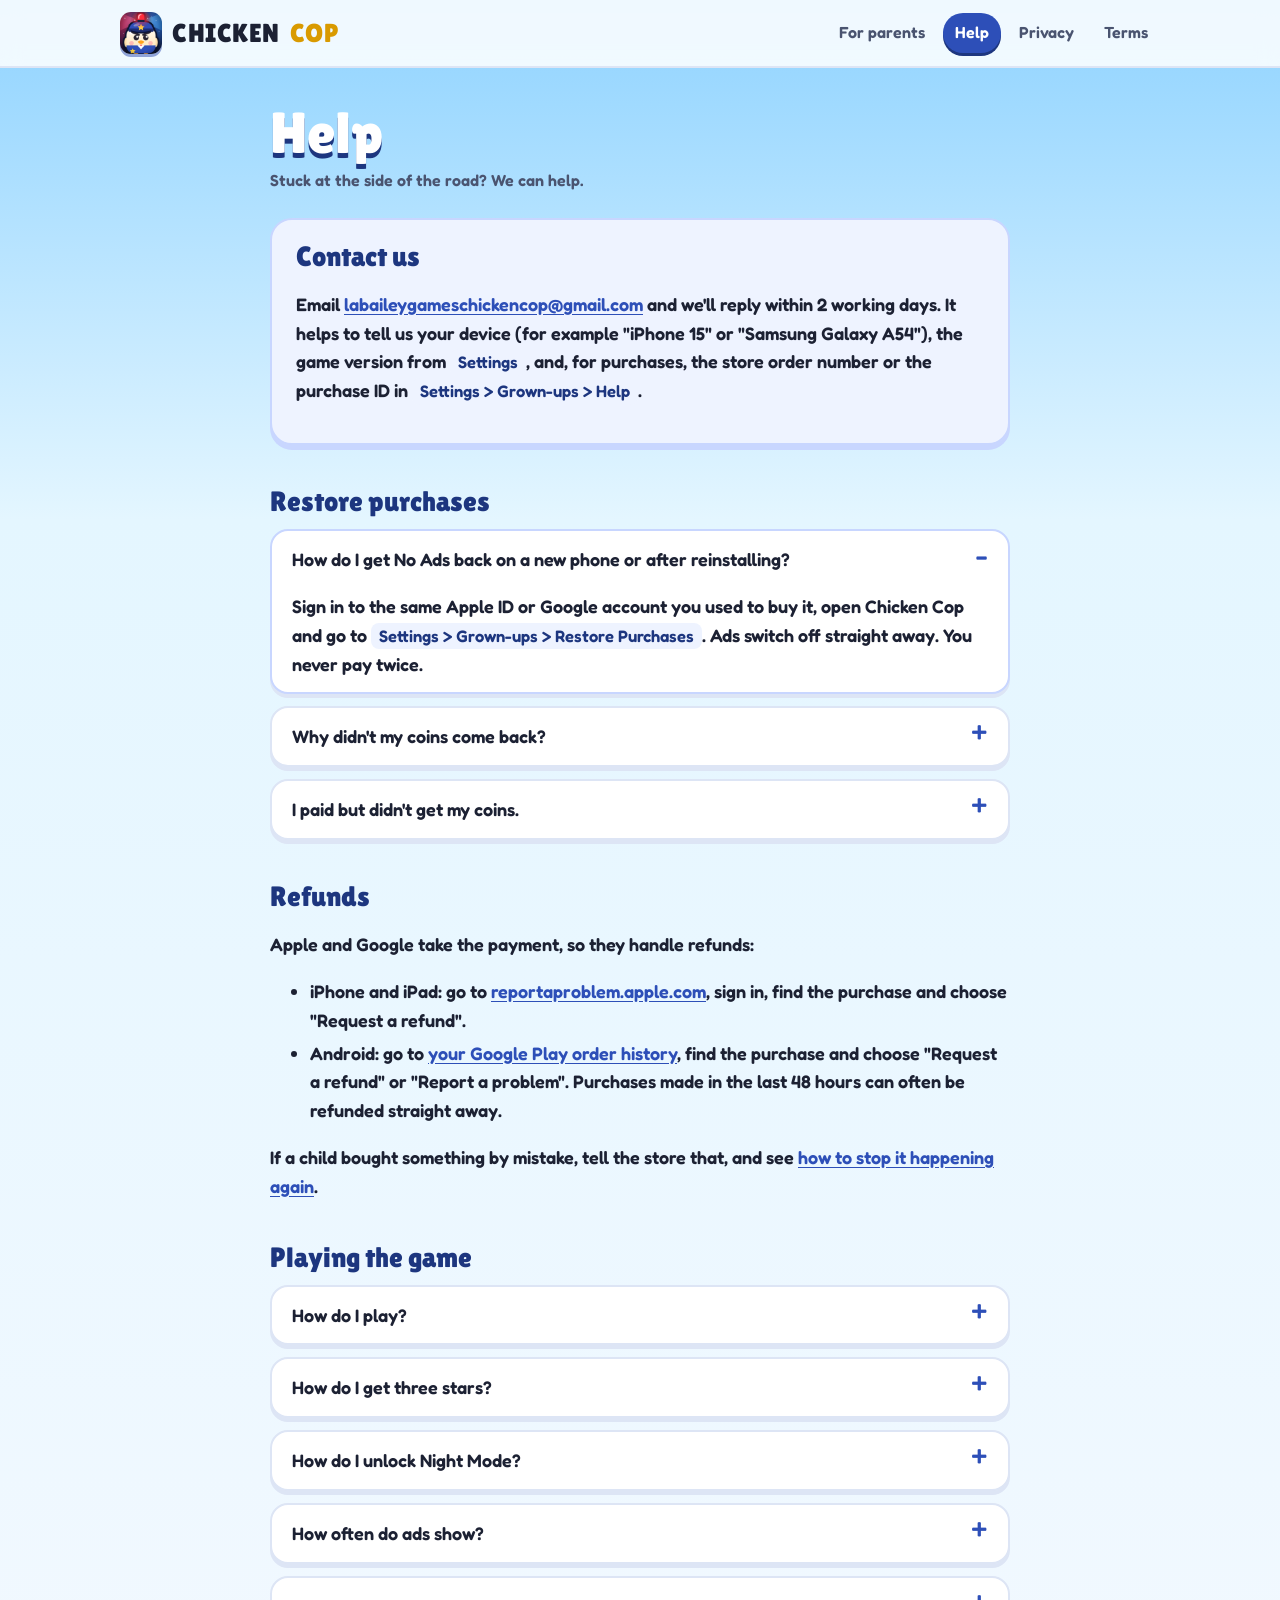
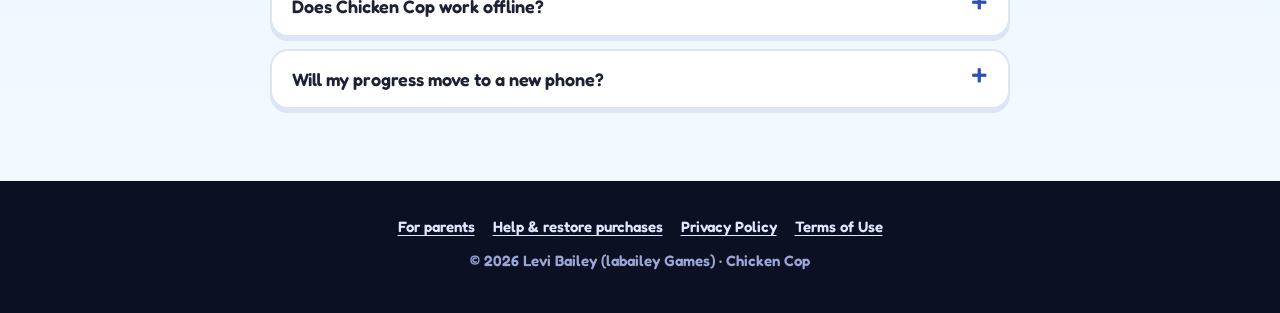
<file: support.html>
<!doctype html>
<html lang="en">
<head>
  <meta charset="utf-8">
  <meta name="viewport" content="width=device-width, initial-scale=1, viewport-fit=cover">
  <title>Help and Support – Chicken Cop</title>
  <meta name="description" content="Help with Chicken Cop: restore purchases, No Ads, coins, refunds and how to contact us.">
  <meta name="theme-color" content="#2d4fb8">
  <link rel="icon" href="img/favicon.png">
  <link rel="stylesheet" href="site.css">
</head>
<body>
  <header class="top">
    <div class="top-inner">
      <a class="brand" href="./"><img src="img/icon-512.png" alt="">CHICKEN <b>COP</b></a>
      <nav>
        <a href="parents">For parents</a>
        <a href="support" aria-current="page">Help</a>
        <a href="privacy">Privacy</a>
        <a href="terms">Terms</a>
      </nav>
    </div>
  </header>

  <main class="doc">
    <h1>Help</h1>
    <p class="updated">Stuck at the side of the road? We can help.</p>

    <section class="card blue" id="contact">
      <h2>Contact us</h2>
      <p>Email <a href="mailto:labaileygameschickencop@gmail.com?subject=Chicken%20Cop%20help">labaileygameschickencop@gmail.com</a> and we'll reply within 2 working days. It helps to tell us your device (for example "iPhone 15" or "Samsung Galaxy A54"), the game version from <span class="path">Settings</span>, and, for purchases, the store order number or the purchase ID in <span class="path">Settings &gt; Grown-ups &gt; Help</span>.</p>
    </section>

    <h2 id="restore">Restore purchases</h2>
    <details open>
      <summary>How do I get No Ads back on a new phone or after reinstalling?</summary>
      <p>Sign in to the same Apple ID or Google account you used to buy it, open Chicken Cop and go to <span class="path">Settings &gt; Grown-ups &gt; Restore Purchases</span>. Ads switch off straight away. You never pay twice.</p>
    </details>
    <details>
      <summary>Why didn't my coins come back?</summary>
      <p>Coins are used up when they're added, so the App Store and Google Play can't restore them, and Chicken Cop has no accounts to back them up. Coins, outfits and progress live on the device and are lost if the app is deleted. If coins you paid for went missing because of a problem with the game, email us with the order number and we'll put it right.</p>
    </details>
    <details>
      <summary>I paid but didn't get my coins.</summary>
      <p>Check your internet connection, then close and reopen the game. Unfinished purchases are completed the next time the shop opens. If they still haven't arrived after a few minutes, email us with the order number from the receipt email Apple or Google sent you.</p>
    </details>

    <h2 id="refunds">Refunds</h2>
    <p>Apple and Google take the payment, so they handle refunds:</p>
    <ul>
      <li><strong>iPhone and iPad:</strong> go to <a href="https://reportaproblem.apple.com" rel="noopener">reportaproblem.apple.com</a>, sign in, find the purchase and choose "Request a refund".</li>
      <li><strong>Android:</strong> go to <a href="https://play.google.com/store/account/orderhistory" rel="noopener">your Google Play order history</a>, find the purchase and choose "Request a refund" or "Report a problem". Purchases made in the last 48 hours can often be refunded straight away.</li>
    </ul>
    <p>If a child bought something by mistake, tell the store that, and see <a href="parents#purchases">how to stop it happening again</a>.</p>

    <h2 id="faq">Playing the game</h2>
    <details>
      <summary>How do I play?</summary>
      <p>Tap a glowing square to hop to it. Every time you hop, the cop chickens and the traffic move too. Reach the coop at the top without being caught or bumped by a car. Trick cops into the traffic to clear the way!</p>
    </details>
    <details>
      <summary>How do I get three stars?</summary>
      <p>Finish the level in fewer moves. The star bar at the top shows how many moves you can use for each star.</p>
    </details>
    <details>
      <summary>How do I unlock Night Mode?</summary>
      <p>Finish day level 10. Then tap the sun and moon switch on the home screen to play every level again in the dark.</p>
    </details>
    <details>
      <summary>How often do ads show?</summary>
      <p>A short ad shows every 5 attempts at a level, never in the middle of a move. A grown-up can remove these for good with "No Ads" in <span class="path">Settings &gt; Grown-ups</span>. Reward videos (for coins or an extra life) only play if the player chooses to watch one. They stay available after No Ads.</p>
    </details>
    <details>
      <summary>Does Chicken Cop work offline?</summary>
      <p>Yes, every level can be played without internet. You need a connection to buy or restore purchases. No ads show when you're offline.</p>
    </details>
    <details>
      <summary>Will my progress move to a new phone?</summary>
      <p>Not yet. Progress is saved on the device. Phone-to-phone transfers (like an iPhone or Android backup restore) may bring it with them, but we can't promise it.</p>
    </details>
  </main>

  <footer>
    <div class="links"><a href="parents">For parents</a><a href="support">Help &amp; restore purchases</a><a href="privacy">Privacy Policy</a><a href="terms">Terms of Use</a></div>
    © 2026 Levi Bailey (labailey Games) · Chicken Cop
  </footer>
</body>
</html>
</file>
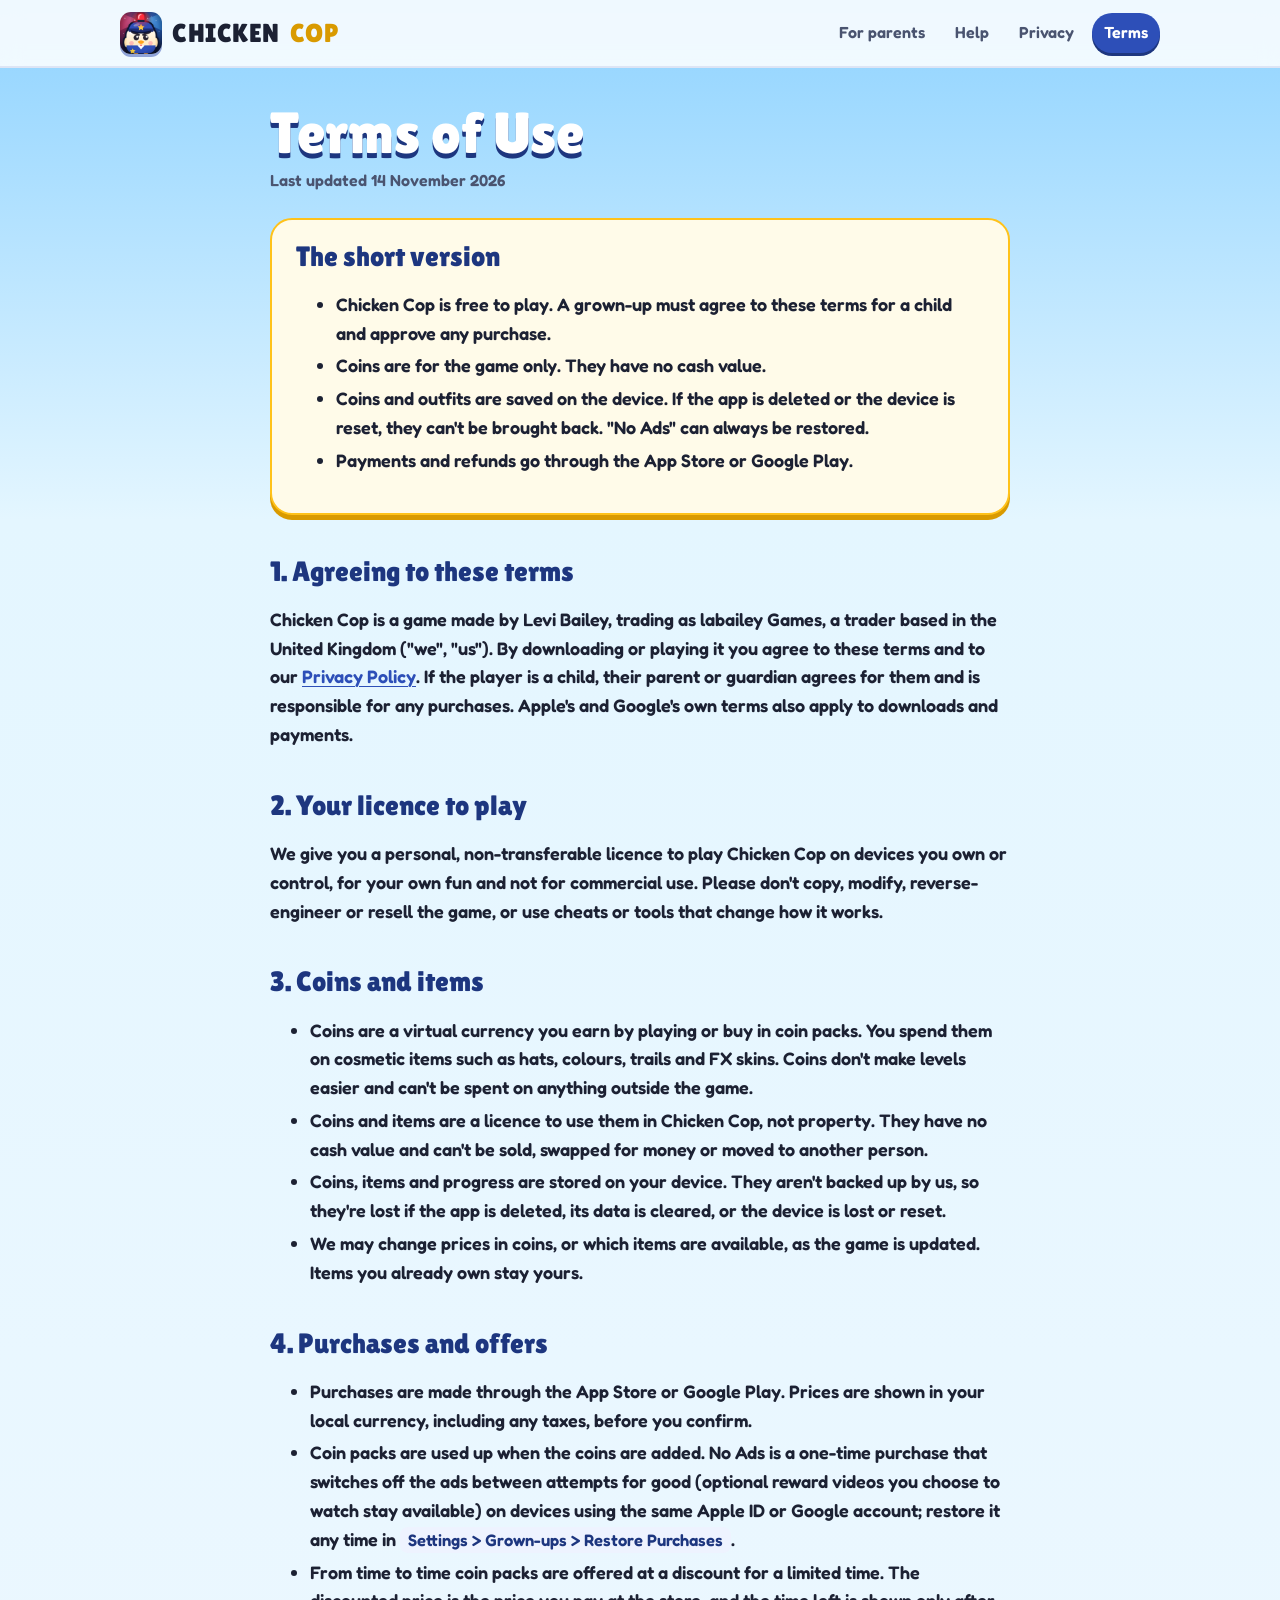
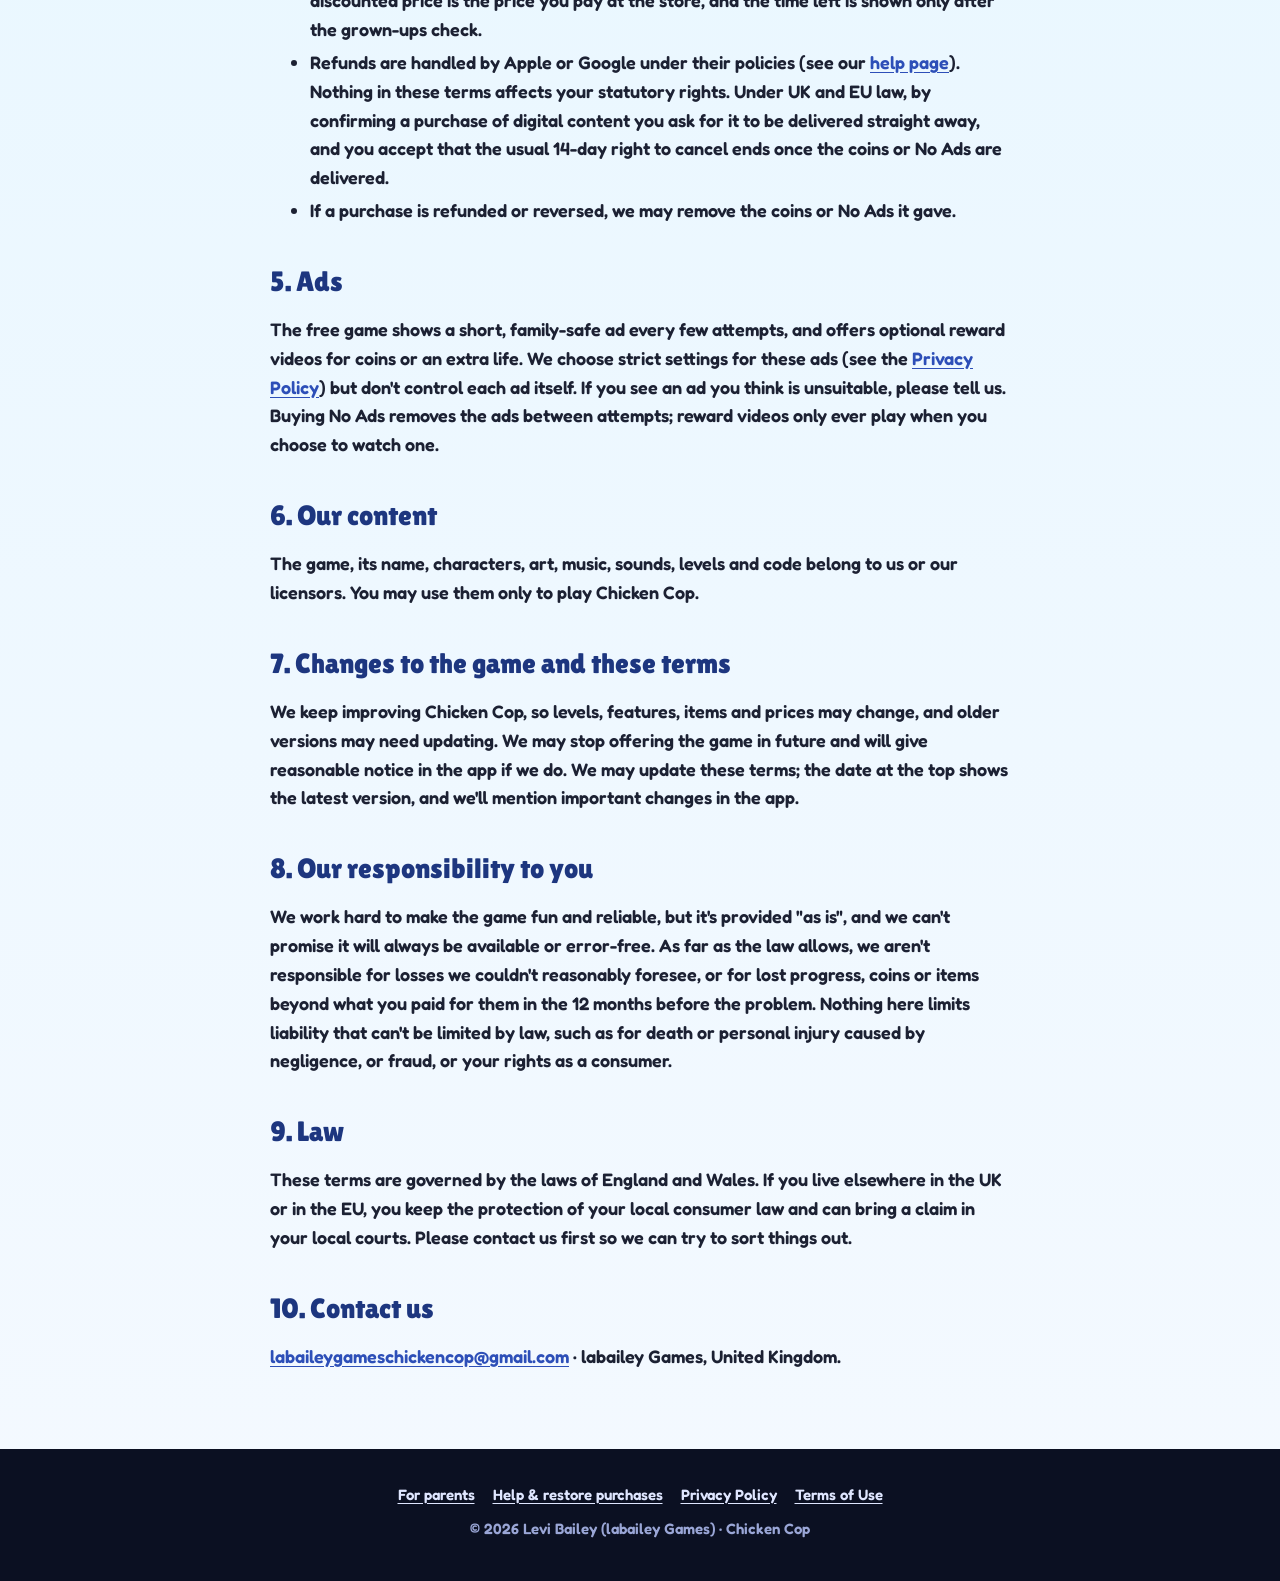
<file: terms.html>
<!doctype html>
<html lang="en">
<head>
  <meta charset="utf-8">
  <meta name="viewport" content="width=device-width, initial-scale=1, viewport-fit=cover">
  <title>Terms of Use – Chicken Cop</title>
  <meta name="description" content="The terms for playing Chicken Cop, including coins, purchases, No Ads and refunds.">
  <meta name="theme-color" content="#2d4fb8">
  <link rel="icon" href="img/favicon.png">
  <link rel="stylesheet" href="site.css">
</head>
<body>
  <header class="top">
    <div class="top-inner">
      <a class="brand" href="./"><img src="img/icon-512.png" alt="">CHICKEN <b>COP</b></a>
      <nav>
        <a href="parents">For parents</a>
        <a href="support">Help</a>
        <a href="privacy">Privacy</a>
        <a href="terms" aria-current="page">Terms</a>
      </nav>
    </div>
  </header>

  <main class="doc">
    <h1>Terms of Use</h1>
    <p class="updated">Last updated 14 November 2026</p>

    <section class="card sun">
      <h2>The short version</h2>
      <ul>
        <li>Chicken Cop is free to play. A grown-up must agree to these terms for a child and approve any purchase.</li>
        <li>Coins are for the game only. They have no cash value.</li>
        <li><strong>Coins and outfits are saved on the device.</strong> If the app is deleted or the device is reset, they can't be brought back. "No Ads" can always be restored.</li>
        <li>Payments and refunds go through the App Store or Google Play.</li>
      </ul>
    </section>

    <h2>1. Agreeing to these terms</h2>
    <p>Chicken Cop is a game made by Levi Bailey, trading as labailey Games, a trader based in the United Kingdom ("we", "us"). By downloading or playing it you agree to these terms and to our <a href="privacy">Privacy Policy</a>. If the player is a child, their parent or guardian agrees for them and is responsible for any purchases. Apple's and Google's own terms also apply to downloads and payments.</p>

    <h2>2. Your licence to play</h2>
    <p>We give you a personal, non-transferable licence to play Chicken Cop on devices you own or control, for your own fun and not for commercial use. Please don't copy, modify, reverse-engineer or resell the game, or use cheats or tools that change how it works.</p>

    <h2>3. Coins and items</h2>
    <ul>
      <li>Coins are a virtual currency you earn by playing or buy in coin packs. You spend them on cosmetic items such as hats, colours, trails and FX skins. Coins don't make levels easier and can't be spent on anything outside the game.</li>
      <li>Coins and items are a licence to use them in Chicken Cop, not property. They have no cash value and can't be sold, swapped for money or moved to another person.</li>
      <li>Coins, items and progress are stored on your device. They aren't backed up by us, so they're lost if the app is deleted, its data is cleared, or the device is lost or reset.</li>
      <li>We may change prices in coins, or which items are available, as the game is updated. Items you already own stay yours.</li>
    </ul>

    <h2>4. Purchases and offers</h2>
    <ul>
      <li>Purchases are made through the App Store or Google Play. Prices are shown in your local currency, including any taxes, before you confirm.</li>
      <li><strong>Coin packs</strong> are used up when the coins are added. <strong>No Ads</strong> is a one-time purchase that switches off the ads between attempts for good (optional reward videos you choose to watch stay available) on devices using the same Apple ID or Google account; restore it any time in <span class="path">Settings &gt; Grown-ups &gt; Restore Purchases</span>.</li>
      <li>From time to time coin packs are offered at a discount for a limited time. The discounted price is the price you pay at the store, and the time left is shown only after the grown-ups check.</li>
      <li>Refunds are handled by Apple or Google under their policies (see our <a href="support#refunds">help page</a>). Nothing in these terms affects your statutory rights. Under UK and EU law, by confirming a purchase of digital content you ask for it to be delivered straight away, and you accept that the usual 14-day right to cancel ends once the coins or No Ads are delivered.</li>
      <li>If a purchase is refunded or reversed, we may remove the coins or No Ads it gave.</li>
    </ul>

    <h2>5. Ads</h2>
    <p>The free game shows a short, family-safe ad every few attempts, and offers optional reward videos for coins or an extra life. We choose strict settings for these ads (see the <a href="privacy#ads">Privacy Policy</a>) but don't control each ad itself. If you see an ad you think is unsuitable, please tell us. Buying No Ads removes the ads between attempts; reward videos only ever play when you choose to watch one.</p>

    <h2>6. Our content</h2>
    <p>The game, its name, characters, art, music, sounds, levels and code belong to us or our licensors. You may use them only to play Chicken Cop.</p>

    <h2>7. Changes to the game and these terms</h2>
    <p>We keep improving Chicken Cop, so levels, features, items and prices may change, and older versions may need updating. We may stop offering the game in future and will give reasonable notice in the app if we do. We may update these terms; the date at the top shows the latest version, and we'll mention important changes in the app.</p>

    <h2>8. Our responsibility to you</h2>
    <p>We work hard to make the game fun and reliable, but it's provided "as is", and we can't promise it will always be available or error-free. As far as the law allows, we aren't responsible for losses we couldn't reasonably foresee, or for lost progress, coins or items beyond what you paid for them in the 12 months before the problem. Nothing here limits liability that can't be limited by law, such as for death or personal injury caused by negligence, or fraud, or your rights as a consumer.</p>

    <h2>9. Law</h2>
    <p>These terms are governed by the laws of England and Wales. If you live elsewhere in the UK or in the EU, you keep the protection of your local consumer law and can bring a claim in your local courts. Please contact us first so we can try to sort things out.</p>

    <h2>10. Contact us</h2>
    <p><a href="mailto:labaileygameschickencop@gmail.com">labaileygameschickencop@gmail.com</a> · labailey Games, United Kingdom.</p>
  </main>

  <footer>
    <div class="links"><a href="parents">For parents</a><a href="support">Help &amp; restore purchases</a><a href="privacy">Privacy Policy</a><a href="terms">Terms of Use</a></div>
    © 2026 Levi Bailey (labailey Games) · Chicken Cop
  </footer>
</body>
</html>
</file>
<file: site.css>
/* Chicken Cop public site: landing page, parents' guide, support, privacy, terms.
   Fonts are self-hosted (no Google Fonts call) so the site sends nothing to third parties. */

@font-face { font-family: "Lilita One"; src: url("fonts/LilitaOne-Regular.ttf") format("truetype"); font-display: swap; }
@font-face { font-family: "Fredoka"; src: url("fonts/Fredoka-SemiBold.ttf") format("truetype"); font-weight: 400 700; font-display: swap; }

:root {
  --ink: #1c2133;
  --ink-2: #4a5470;
  --ink-3: #7a84a0;
  --blue: #2d4fb8;
  --blue-dark: #1d367f;
  --sun: #ffc21a;
  --sun-dark: #d99a00;
  --siren-red: #ff3b3b;
  --siren-blue: #3b82ff;
  --grass: #8bcb4c;
  --sky-top: #8fd3ff;
  --sky-bottom: #e4f6ff;
  --night: #1d2b55;
  --night-deep: #0b1022;
  --card: #ffffff;
  --line: #dde5f5;
  --shadow: #8fa3d8;
  --title: "Lilita One", "Fredoka", system-ui, sans-serif;
  --body: "Fredoka", system-ui, -apple-system, "Segoe UI", sans-serif;
  color-scheme: light;
}

* { box-sizing: border-box; }
html { -webkit-text-size-adjust: 100%; scroll-behavior: smooth; }
body {
  margin: 0;
  color: var(--ink);
  font: 18px/1.6 var(--body);
  background: linear-gradient(180deg, var(--sky-top) 0, var(--sky-bottom) 520px, #f4f9ff 100%);
  -webkit-font-smoothing: antialiased;
  min-height: 100vh;
}
img { max-width: 100%; display: block; }
a { color: var(--blue); text-underline-offset: 3px; }
a:hover { color: var(--blue-dark); }
::selection { background: rgba(255, 194, 26, .45); }
:focus-visible { outline: 3px solid var(--sun); outline-offset: 3px; border-radius: 6px; }

/* ---------- top bar ---------- */
.top { position: sticky; top: 0; z-index: 10; background: rgba(255, 255, 255, .86); backdrop-filter: blur(10px); -webkit-backdrop-filter: blur(10px); border-bottom: 2px solid var(--line); }
.top-inner { max-width: 1080px; margin: 0 auto; padding: 0 20px; height: 66px; display: flex; align-items: center; gap: 16px; }
.brand { display: flex; align-items: center; gap: 10px; text-decoration: none; color: var(--ink); font: 26px/1 var(--title); letter-spacing: .5px; }
.brand img { width: 42px; height: 42px; border-radius: 11px; box-shadow: 0 3px 0 var(--shadow); }
.brand b { color: var(--sun-dark); font-weight: 400; }
nav { margin-left: auto; display: flex; gap: 6px; flex-wrap: wrap; }
nav a { text-decoration: none; color: var(--ink-2); padding: 7px 12px; border-radius: 999px; font-size: 16px; }
nav a:hover { background: #eef3ff; color: var(--blue); }
nav a[aria-current="page"] { background: var(--blue); color: #fff; box-shadow: 0 3px 0 var(--blue-dark); }
@media (max-width: 640px) {
  .top-inner { height: auto; padding: 10px 14px; flex-wrap: wrap; }
  nav { margin-left: 0; width: 100%; }
  nav a { font-size: 15px; padding: 5px 10px; }
}

/* ---------- buttons ---------- */
.btn { display: inline-flex; align-items: center; gap: 10px; padding: 14px 26px; border-radius: 18px; font: 22px/1 var(--title); letter-spacing: .4px; text-decoration: none; transition: transform .12s ease, box-shadow .12s ease; }
.btn:active { transform: translateY(4px); }
.btn-sun { background: var(--sun); color: #3a2600; box-shadow: 0 6px 0 var(--sun-dark); }
.btn-sun:active { box-shadow: 0 2px 0 var(--sun-dark); }
.btn-white { background: #fff; color: var(--blue); box-shadow: 0 6px 0 var(--shadow); }
.btn-white:active { box-shadow: 0 2px 0 var(--shadow); }
.btn svg { width: 24px; height: 24px; }
.btn.soon { opacity: .9; cursor: default; }
.btn small { display: block; font: 13px/1.1 var(--body); opacity: .75; letter-spacing: 0; }

/* ---------- hero ---------- */
.hero { max-width: 1080px; margin: 0 auto; padding: 56px 20px 40px; display: grid; grid-template-columns: 1.05fr .95fr; gap: 40px; align-items: center; }
.hero h1 { font: clamp(56px, 9vw, 104px)/.92 var(--title); margin: 0 0 18px; color: #fff; text-shadow: 0 6px 0 var(--blue-dark), 0 10px 26px rgba(29, 54, 127, .35); letter-spacing: 1px; }
.hero h1 span { color: var(--sun); display: block; }
.hero p.lead { font-size: 22px; color: var(--ink); margin: 0 0 26px; max-width: 30ch; }
.hero .stores { display: flex; gap: 16px; flex-wrap: wrap; }
.hero .fine { color: var(--ink-2); font-size: 15px; margin-top: 18px; }
.phones { position: relative; height: 560px; }
.phone { position: absolute; width: 250px; border-radius: 34px; overflow: hidden; border: 8px solid var(--ink); background: var(--ink); box-shadow: 0 24px 50px rgba(29, 54, 127, .35); }
.phone img { width: 100%; height: auto; }
.phone.a { left: 4%; top: 30px; transform: rotate(-7deg); animation: bob 5s ease-in-out infinite; }
.phone.b { right: 4%; top: 0; transform: rotate(6deg); animation: bob 5s ease-in-out -2.5s infinite; }
@keyframes bob { 50% { translate: 0 -12px; } }
.siren { position: absolute; left: 50%; top: -18px; width: 70px; height: 70px; margin-left: -35px; border-radius: 50%; filter: blur(18px); animation: siren 1.1s steps(1) infinite; z-index: -1; }
@keyframes siren { 0% { background: var(--siren-red); } 50% { background: var(--siren-blue); } }
@media (prefers-reduced-motion: reduce) { .phone.a, .phone.b, .siren, .hop { animation: none !important; } }
@media (max-width: 860px) {
  .hero { grid-template-columns: 1fr; text-align: center; padding-top: 34px; }
  .hero p.lead { margin-left: auto; margin-right: auto; }
  .hero .stores { justify-content: center; }
  .phones { height: 470px; max-width: 460px; margin: 0 auto; width: 100%; }
  .phone { width: 210px; }
}

/* ---------- road divider ---------- */
.road { height: 64px; background: #5c6272; position: relative; border-top: 8px solid #f4f6f9; border-bottom: 8px solid #f4f6f9; overflow: hidden; }
.road::after { content: ""; position: absolute; left: 0; right: 0; top: 50%; height: 6px; margin-top: -3px; background: repeating-linear-gradient(90deg, #fff 0 40px, transparent 40px 80px); }
.hop { position: absolute; top: 6px; width: 46px; height: 46px; left: -60px; z-index: 1; animation: cross 9s linear infinite; }
.hop.cop { animation-delay: 1.1s; }
@keyframes cross { 0% { left: -60px; } 100% { left: calc(100% + 60px); } }
.hop img { width: 46px; height: 46px; border-radius: 12px; animation: hopy .35s ease-in-out infinite alternate; }
@keyframes hopy { to { transform: translateY(-8px); } }

/* ---------- sections ---------- */
.band { padding: 64px 20px; }
.band.white { background: #fff; }
.band.night { background: radial-gradient(1200px 400px at 50% 0, #2a3d75, var(--night) 60%, var(--night-deep)); color: #eef1ff; }
.band.night h2 { color: #fff; }
.band.night p { color: #c9d3ff; }
.wrap { max-width: 1080px; margin: 0 auto; }
h2.big { font: clamp(34px, 5vw, 50px)/1.05 var(--title); text-align: center; margin: 0 0 12px; color: var(--blue-dark); }
p.sub { text-align: center; color: var(--ink-2); margin: 0 auto 40px; max-width: 46ch; }
.features { display: grid; grid-template-columns: repeat(3, 1fr); gap: 22px; }
.feature { background: #fff; border-radius: 24px; padding: 26px; box-shadow: 0 6px 0 var(--line); border: 2px solid var(--line); }
.feature .emoji { font-size: 40px; line-height: 1; }
.feature h3 { font: 26px/1.1 var(--title); margin: 12px 0 8px; color: var(--ink); }
.feature p { margin: 0; color: var(--ink-2); font-size: 17px; }
@media (max-width: 860px) { .features { grid-template-columns: 1fr; } }
.shots { display: flex; gap: 22px; overflow-x: auto; padding: 8px 4px 24px; scroll-snap-type: x mandatory; }
.shots figure { margin: 0; flex: 0 0 230px; scroll-snap-align: center; }
.shots img { border-radius: 26px; border: 6px solid #fff; box-shadow: 0 14px 34px rgba(0, 0, 0, .35); }
.shots figcaption { text-align: center; margin-top: 12px; font: 20px/1.2 var(--title); color: #fff; }
.parents-box { display: grid; grid-template-columns: auto 1fr; gap: 26px; align-items: center; background: #fffbe9; border: 3px solid var(--sun); border-radius: 28px; padding: 30px; box-shadow: 0 6px 0 var(--sun-dark); }
.parents-box .emoji { font-size: 64px; }
.parents-box h3 { font: 30px/1.1 var(--title); margin: 0 0 8px; }
.parents-box ul { margin: 0 0 14px; padding-left: 20px; color: var(--ink-2); }
@media (max-width: 640px) { .parents-box { grid-template-columns: 1fr; text-align: center; } .parents-box ul { text-align: left; } }

/* ---------- document pages (privacy, terms, support, parents) ---------- */
main.doc { max-width: 780px; margin: 0 auto; padding: 36px 20px 60px; }
main.doc h1 { font: clamp(40px, 7vw, 58px)/1 var(--title); margin: 0 0 6px; color: #fff; text-shadow: 0 5px 0 var(--blue-dark); }
main.doc .updated { color: var(--ink-2); margin: 0 0 24px; font-size: 16px; }
main.doc h2 { font: 28px/1.15 var(--title); color: var(--blue-dark); margin: 40px 0 10px; scroll-margin-top: 90px; }
main.doc h3 { font-size: 19px; margin: 22px 0 6px; }
main.doc p, main.doc li { color: var(--ink); }
main.doc li { margin: 4px 0; }
.card { background: var(--card); border: 2px solid var(--line); border-radius: 22px; padding: 20px 24px; margin: 18px 0; box-shadow: 0 5px 0 var(--line); }
.card h2 { margin-top: 0 !important; }
.card.sun { background: #fffbe9; border-color: var(--sun); box-shadow: 0 5px 0 var(--sun-dark); }
.card.blue { background: #eef3ff; border-color: #c8d6ff; box-shadow: 0 5px 0 #c8d6ff; }
.toc ol { columns: 2; column-gap: 30px; margin: 0; padding-left: 22px; }
@media (max-width: 560px) { .toc ol { columns: 1; } }
.path { display: inline-block; background: #eef3ff; color: var(--blue-dark); padding: 0 8px; border-radius: 8px; font-size: .92em; white-space: nowrap; }
.table-wrap { overflow-x: auto; }
table { border-collapse: collapse; width: 100%; font-size: 16px; background: #fff; border-radius: 14px; overflow: hidden; }
th, td { text-align: left; padding: 10px 12px; border-bottom: 1px solid var(--line); vertical-align: top; }
th { background: #eef3ff; color: var(--blue-dark); }
details { background: #fff; border: 2px solid var(--line); border-radius: 18px; padding: 14px 20px; margin: 12px 0; box-shadow: 0 4px 0 var(--line); }
details[open] { border-color: #c8d6ff; }
summary { cursor: pointer; font-weight: 700; list-style: none; position: relative; padding-right: 30px; }
summary::-webkit-details-marker { display: none; }
summary::after { content: "+"; position: absolute; right: 0; top: -4px; font: 28px/1 var(--title); color: var(--blue); }
details[open] summary::after { content: "–"; }
details p:last-child { margin-bottom: 0; }

/* ---------- 404 ---------- */
.lost { text-align: center; padding: 80px 20px 120px; }
.lost h1 { font: 96px/1 var(--title); color: #fff; text-shadow: 0 6px 0 var(--blue-dark); margin: 0; }
.lost p { font-size: 22px; }

/* ---------- footer ---------- */
footer { background: var(--night-deep); color: #9aa6d6; text-align: center; padding: 34px 20px 40px; font-size: 15px; }
footer a { color: #dfe6ff; }
footer .links { display: flex; gap: 18px; justify-content: center; flex-wrap: wrap; margin-bottom: 10px; }
</file>
